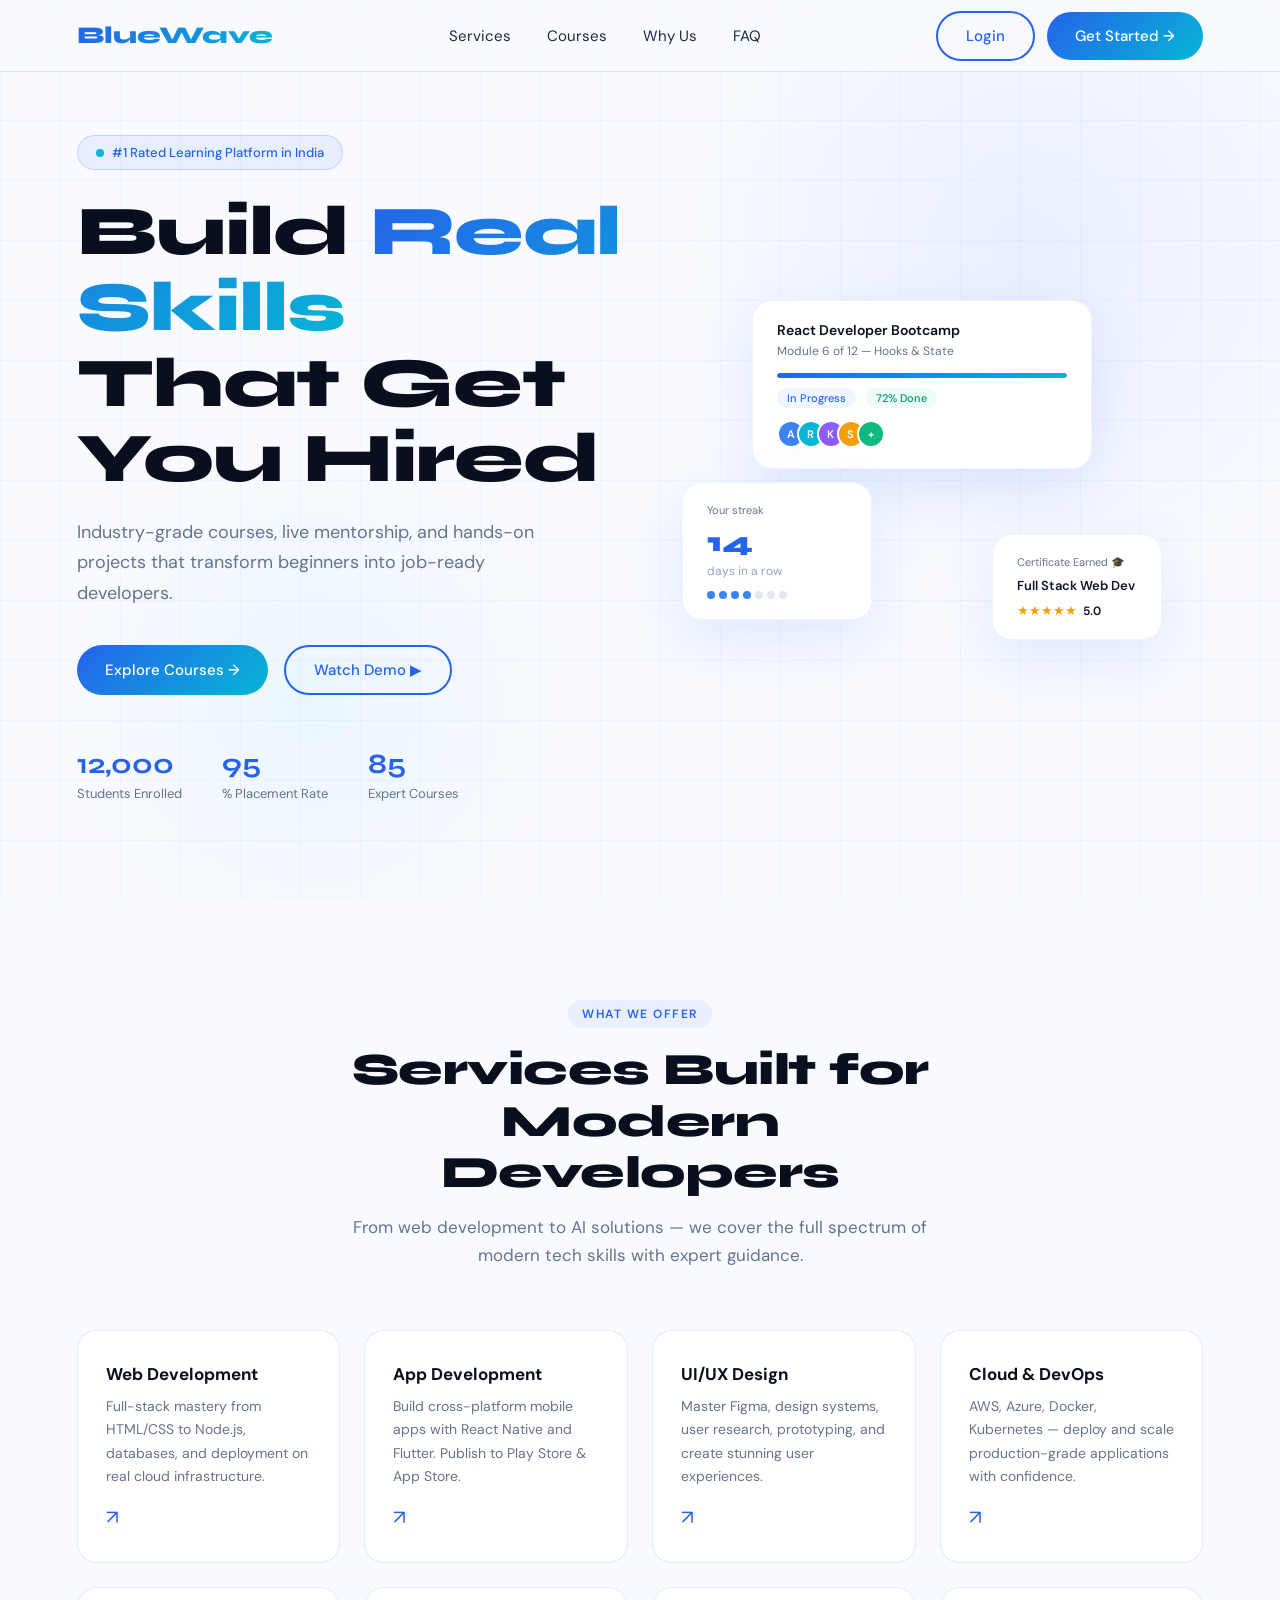
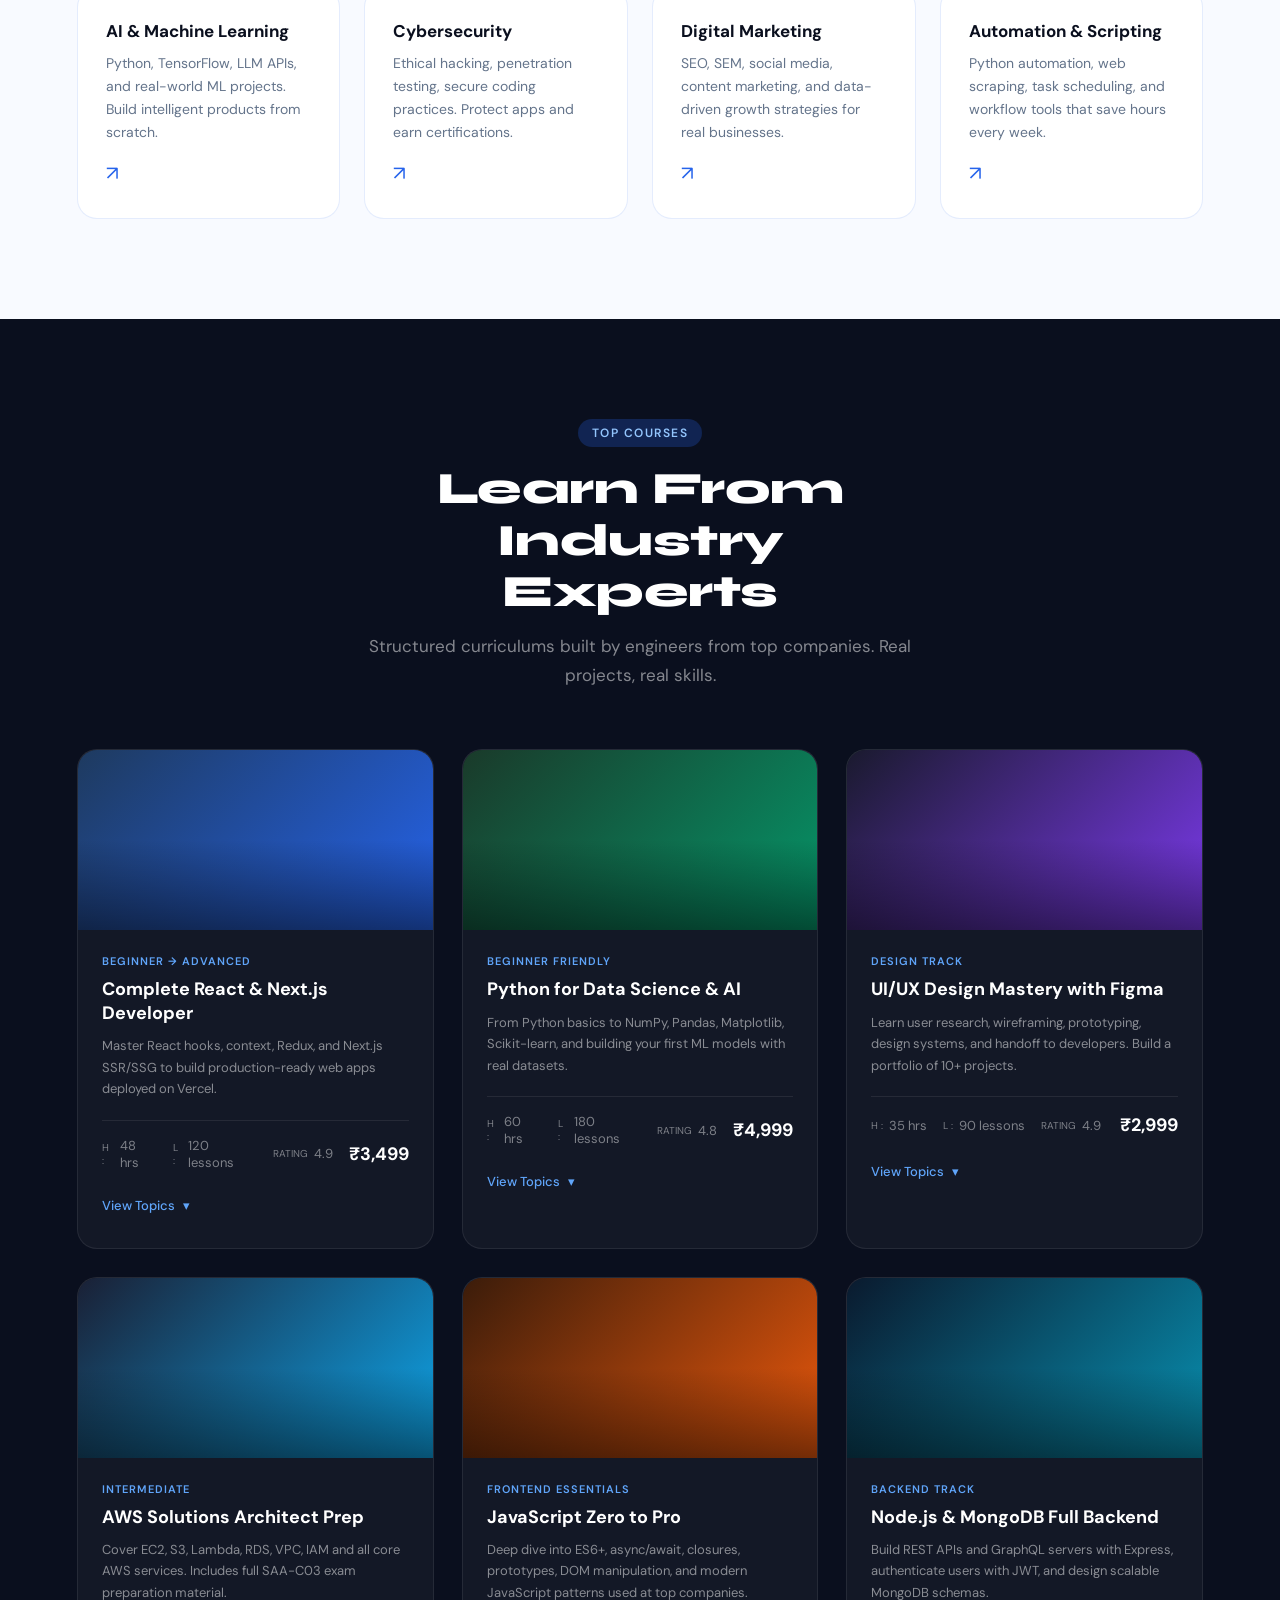
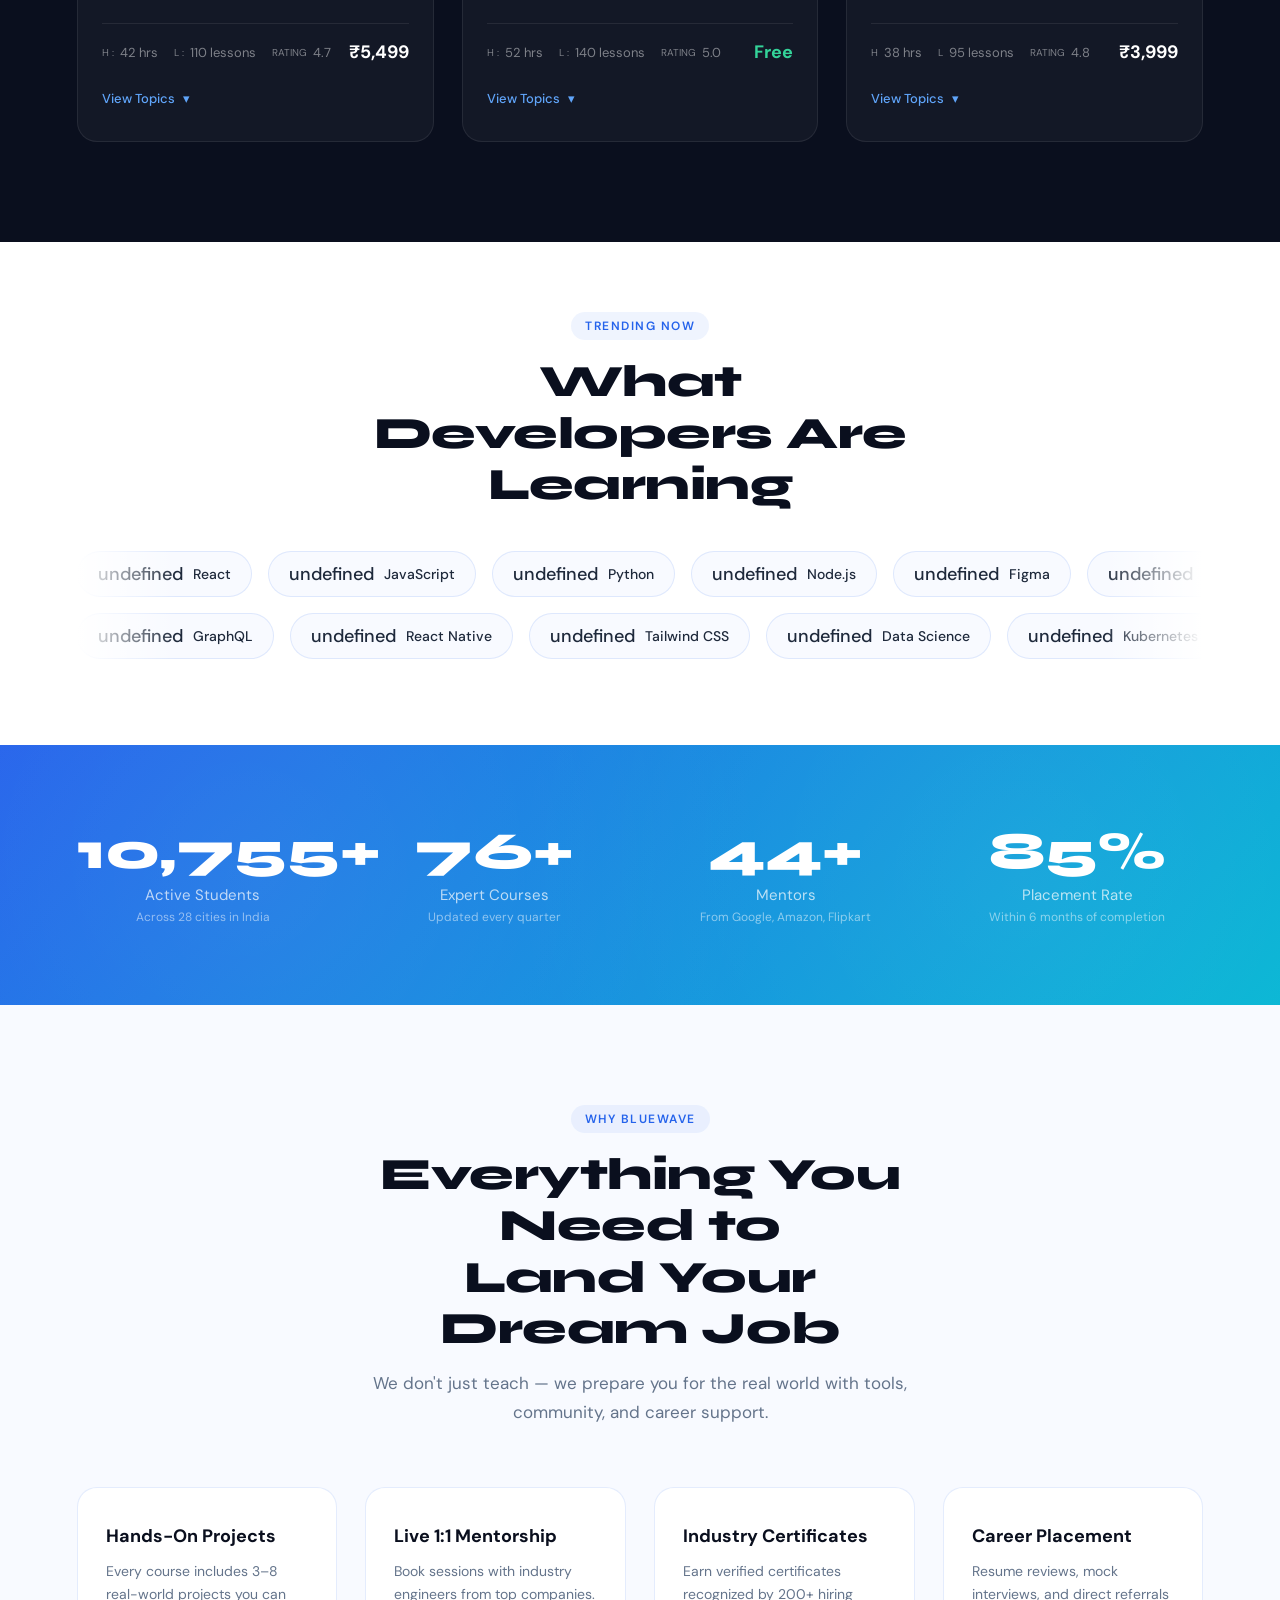
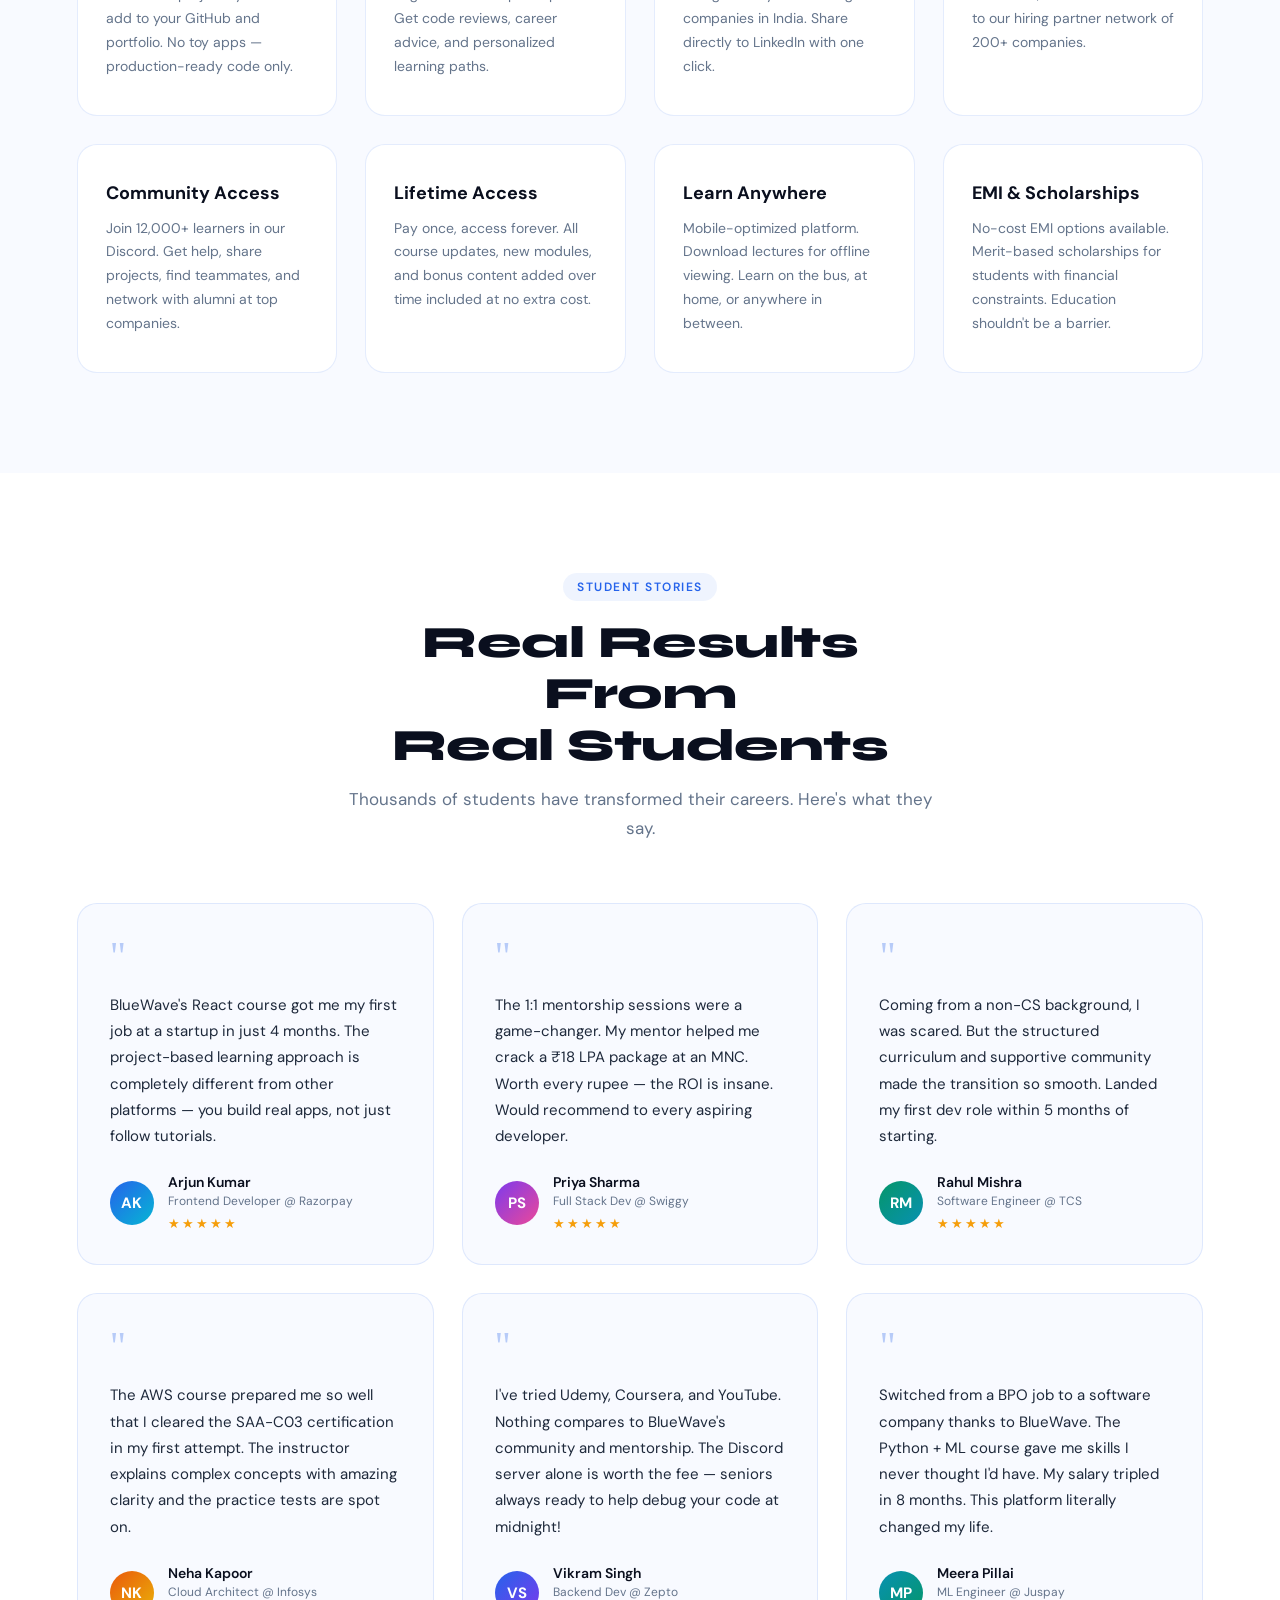
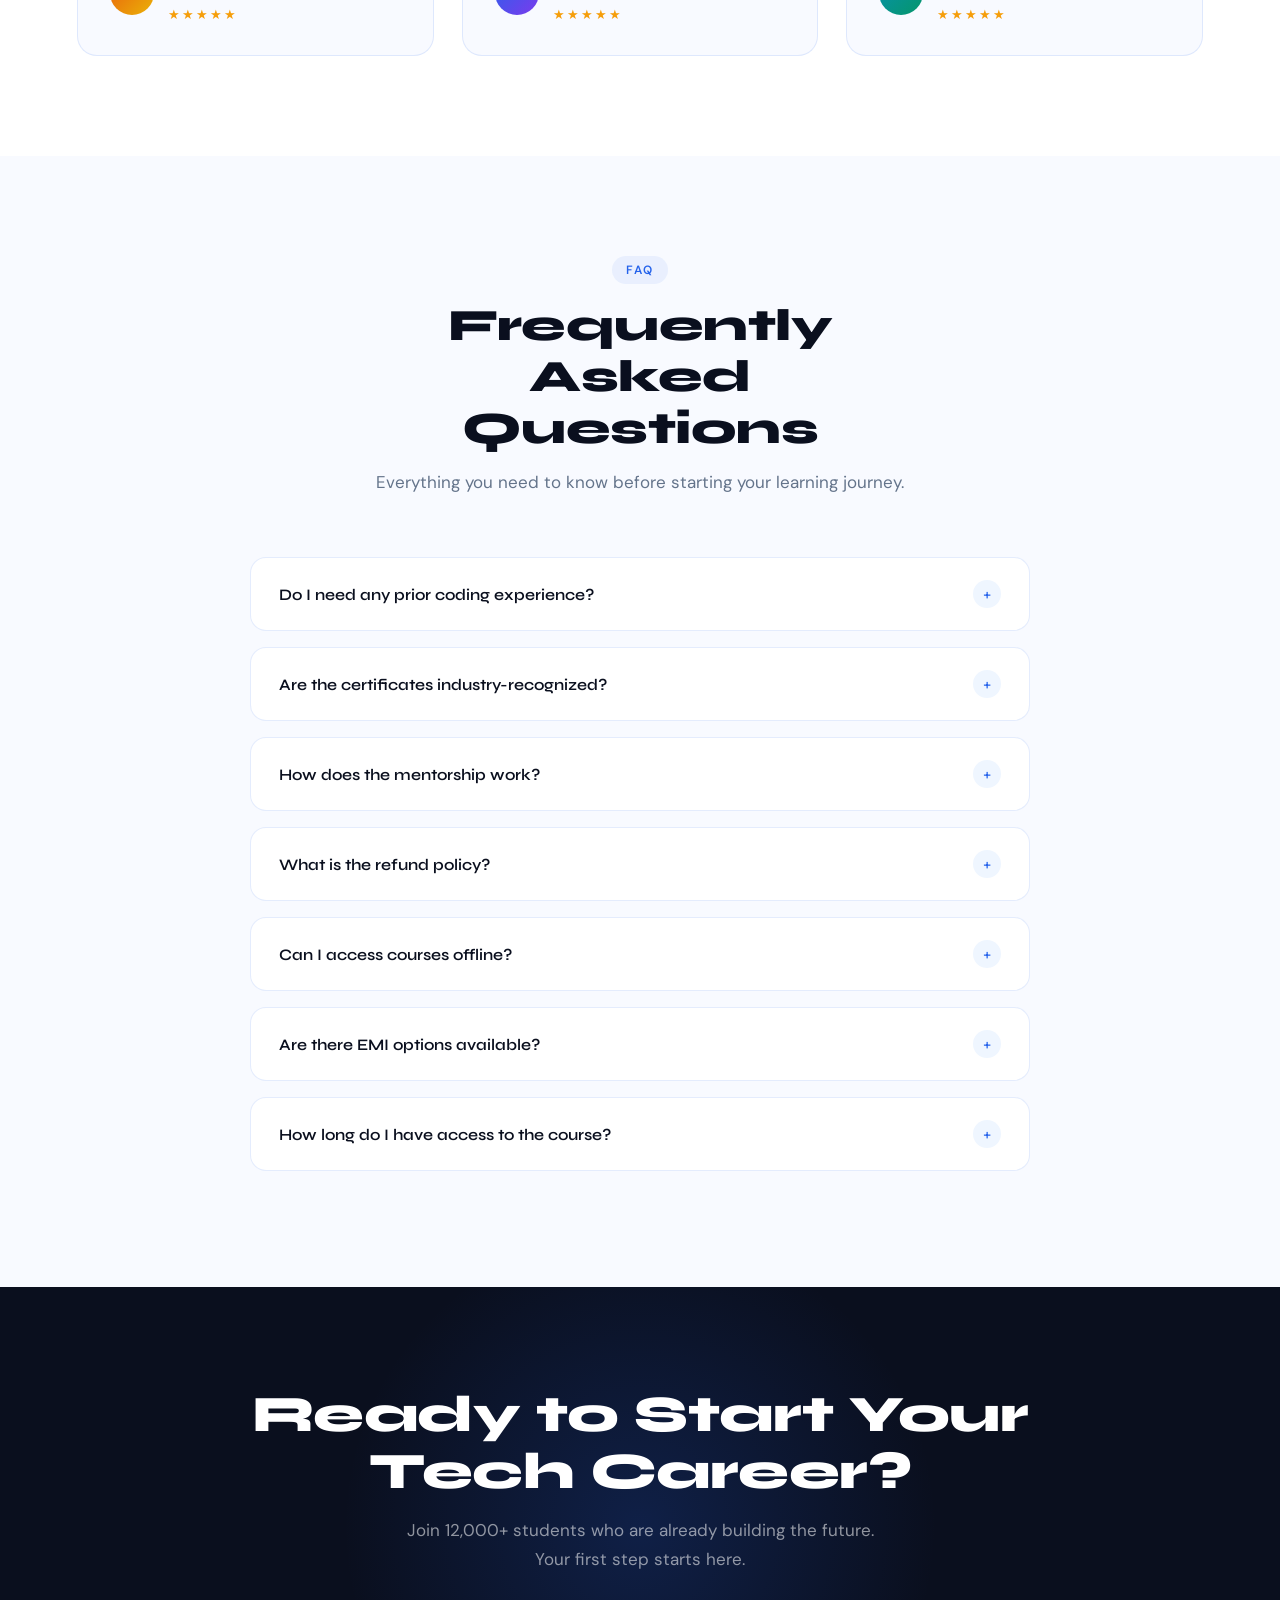
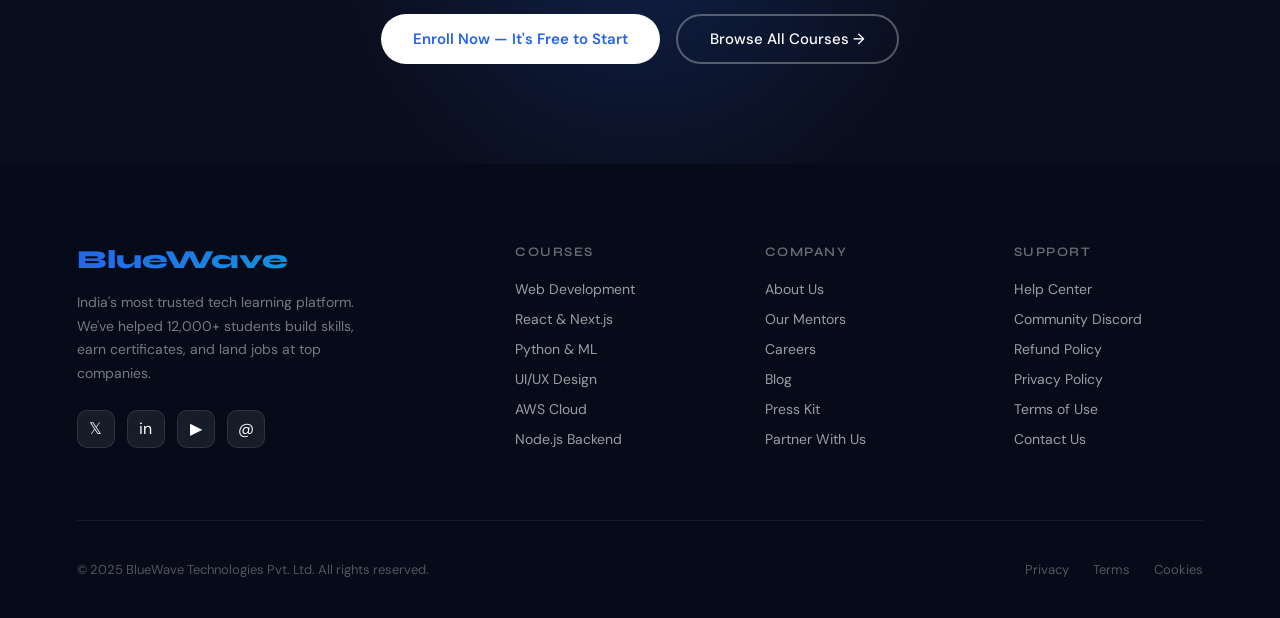
<file: index.html>
<!doctype html>
<html lang="en">
  <head>
    <meta charset="UTF-8" />
    <meta name="viewport" content="width=device-width, initial-scale=1.0" />
    <title>BlueWave — Learn. Build. Grow.</title>
    <link rel="preconnect" href="https://fonts.googleapis.com" />
    <link
      href="https://fonts.googleapis.com/css2?family=Syne:wght@400;600;700;800&family=DM+Sans:wght@300;400;500&display=swap"
      rel="stylesheet"
    />
    <link rel="stylesheet" href="style.css" />
  </head>

  <body>
    <nav id="navbar">
      <div class="logo">BlueWave</div>
      <ul class="nav-links">
        <li><a href="#services">Services</a></li>
        <li><a href="#courses">Courses</a></li>
        <li><a href="#features">Why Us</a></li>
        <li><a href="#faq">FAQ</a></li>
      </ul>
      <div class="nav-actions">
        <a href="#" class="btn-outline" id="loginBtn">Login</a>
        <a href="#" class="btn-primary">Get Started →</a>
      </div>
      <div class="hamburger" id="hamburger">
        <span></span><span></span><span></span>
      </div>
    </nav>

    <div class="mobile-menu" id="mobileMenu">
      <a href="#services">Services</a>
      <a href="#courses">Courses</a>
      <a href="#features">Why Us</a>
      <a href="#faq">FAQ</a>
      <a href="#" id="mobileLoginBtn">Login</a>
    </div>

    <section class="hero">
      <div class="hero-bg">
        <div class="hero-grid"></div>
      </div>
      <div class="hero-content">
        <div class="hero-badge">
          <span class="dot"></span> #1 Rated Learning Platform in India
        </div>
        <h1>
          Build <span class="highlight">Real Skills</span><br />That Get You
          Hired
        </h1>
        <p>
          Industry-grade courses, live mentorship, and hands-on projects that
          transform beginners into job-ready developers.
        </p>
        <div class="hero-cta">
          <a href="#courses" class="btn-primary">Explore Courses →</a>
          <a href="#" class="btn-outline">Watch Demo ▶</a>
        </div>
        <div class="hero-stats">
          <div class="hero-stat">
            <h3 class="counter" data-target="12000">0</h3>
            <p>Students Enrolled</p>
          </div>
          <div class="hero-stat">
            <h3 class="counter" data-target="95">0</h3>
            <p>% Placement Rate</p>
          </div>
          <div class="hero-stat">
            <h3 class="counter" data-target="85">0</h3>
            <p>Expert Courses</p>
          </div>
        </div>
      </div>
      <div class="hero-visual">
        <div class="hero-card-visual">
          <div class="floating-card main">
            <div class="card-course-title">React Developer Bootcamp</div>
            <div class="card-course-sub">Module 6 of 12 — Hooks & State</div>
            <div class="progress-bar">
              <div class="progress-fill"></div>
            </div>
            <div class="card-meta">
              <span class="pill blue">In Progress</span>
              <span class="pill green">72% Done</span>
            </div>
            <div class="avatars">
              <div class="av" style="background: #3b82f6">A</div>
              <div class="av" style="background: #06b6d4">R</div>
              <div class="av" style="background: #8b5cf6">K</div>
              <div class="av" style="background: #f59e0b">S</div>
              <div class="av" style="background: #10b981">+</div>
            </div>
          </div>
          <div class="floating-card sm1">
            <div style="font-size: 11px; color: #64748b; margin-bottom: 8px">
              Your streak 
            </div>
            <div
              style="
                font-size: 28px;
                font-weight: 800;
                color: #2563eb;
                font-family: Syne, sans-serif;
              "
            >
              14
            </div>
            <div style="font-size: 12px; color: #94a3b8; margin-top: 4px">
              days in a row
            </div>
            <div style="display: flex; gap: 4px; margin-top: 12px">
              <div
                style="
                  width: 8px;
                  height: 8px;
                  border-radius: 50%;
                  background: #3b82f6;
                "
              ></div>
              <div
                style="
                  width: 8px;
                  height: 8px;
                  border-radius: 50%;
                  background: #3b82f6;
                "
              ></div>
              <div
                style="
                  width: 8px;
                  height: 8px;
                  border-radius: 50%;
                  background: #3b82f6;
                "
              ></div>
              <div
                style="
                  width: 8px;
                  height: 8px;
                  border-radius: 50%;
                  background: #3b82f6;
                "
              ></div>
              <div
                style="
                  width: 8px;
                  height: 8px;
                  border-radius: 50%;
                  background: #e2e8f0;
                "
              ></div>
              <div
                style="
                  width: 8px;
                  height: 8px;
                  border-radius: 50%;
                  background: #e2e8f0;
                "
              ></div>
              <div
                style="
                  width: 8px;
                  height: 8px;
                  border-radius: 50%;
                  background: #e2e8f0;
                "
              ></div>
            </div>
          </div>
          <div class="floating-card sm2">
            <div style="font-size: 11px; color: #64748b; margin-bottom: 8px">
              Certificate Earned 🎓
            </div>
            <div style="font-size: 13px; font-weight: 600; color: #0f172a">
              Full Stack Web Dev
            </div>
            <div class="rating" style="margin-top: 8px">
              <span class="stars">★★★★★</span>
              <span class="rating-num" style="font-size: 12px">5.0</span>
            </div>
          </div>
        </div>
      </div>
    </section>

    <section id="services">
      <div class="section-header reveal">
        <span class="section-tag">What We Offer</span>
        <h2>Services Built for<br />Modern Developers</h2>
        <p>
          From web development to AI solutions — we cover the full spectrum of
          modern tech skills with expert guidance.
        </p>
      </div>
      <div class="services-grid">
        <div class="service-card reveal">
          <div class="svc-title">Web Development</div>
          <div class="svc-desc">
            Full-stack mastery from HTML/CSS to Node.js, databases, and
            deployment on real cloud infrastructure.
          </div>
          <span class="svc-arrow">↗</span>
        </div>
        <div class="service-card reveal">
          <div class="svc-title">App Development</div>
          <div class="svc-desc">
            Build cross-platform mobile apps with React Native and Flutter.
            Publish to Play Store & App Store.
          </div>
          <span class="svc-arrow">↗</span>
        </div>
        <div class="service-card reveal">
          <div class="svc-title">UI/UX Design</div>
          <div class="svc-desc">
            Master Figma, design systems, user research, prototyping, and create
            stunning user experiences.
          </div>
          <span class="svc-arrow">↗</span>
        </div>
        <div class="service-card reveal">
          <div class="svc-title">Cloud & DevOps</div>
          <div class="svc-desc">
            AWS, Azure, Docker, Kubernetes — deploy and scale production-grade
            applications with confidence.
          </div>
          <span class="svc-arrow">↗</span>
        </div>
        <div class="service-card reveal">
          <div class="svc-title">AI & Machine Learning</div>
          <div class="svc-desc">
            Python, TensorFlow, LLM APIs, and real-world ML projects. Build
            intelligent products from scratch.
          </div>
          <span class="svc-arrow">↗</span>
        </div>
        <div class="service-card reveal">
          <div class="svc-title">Cybersecurity</div>
          <div class="svc-desc">
            Ethical hacking, penetration testing, secure coding practices.
            Protect apps and earn certifications.
          </div>
          <span class="svc-arrow">↗</span>
        </div>
        <div class="service-card reveal">
          <div class="svc-title">Digital Marketing</div>
          <div class="svc-desc">
            SEO, SEM, social media, content marketing, and data-driven growth
            strategies for real businesses.
          </div>
          <span class="svc-arrow">↗</span>
        </div>
        <div class="service-card reveal">
          <div class="svc-title">Automation & Scripting</div>
          <div class="svc-desc">
            Python automation, web scraping, task scheduling, and workflow tools
            that save hours every week.
          </div>
          <span class="svc-arrow">↗</span>
        </div>
      </div>
    </section>

    <section class="courses-section" id="courses">
      <div class="section-header reveal">
        <span class="section-tag">Top Courses</span>
        <h2>Learn From Industry<br />Experts</h2>
        <p style="color: rgba(255, 255, 255, 0.5)">
          Structured curriculums built by engineers from top companies. Real
          projects, real skills.
        </p>
      </div>
      <div class="courses-grid">
        <div class="course-card reveal">
          <div
            class="course-thumb"
            style="background: linear-gradient(135deg, #1e3a5f, #2563eb)"
          >
            
          </div>
          <div class="course-body">
            <div class="course-level">Beginner → Advanced</div>
            <div class="course-name">Complete React & Next.js Developer</div>
            <div class="course-desc">
              Master React hooks, context, Redux, and Next.js SSR/SSG to build
              production-ready web apps deployed on Vercel.
            </div>
            <div class="course-meta">
              <div class="course-meta-item">
                <span style="font-size: 10px;">H : </span><span>48 hrs</span>
              </div>
              <div class="course-meta-item">
                <span style="font-size: 10px;">L : </span><span>120 lessons</span>
              </div>
              <div class="course-meta-item">
                <span style="font-size: 10px;">RATING</span><span>4.9</span>
              </div>
              <div class="course-price">₹3,499</div>
            </div>
            <button class="expand-btn" onclick="toggleCourse(this)">
              View Topics <span>▾</span>
            </button>
            <div class="course-extra">
              <ul class="topic-list">
                <li>JSX & Components</li>
                <li>useState & useEffect</li>
                <li>React Router</li>
                <li>Redux Toolkit</li>
                <li>Next.js App Router</li>
                <li>API Routes</li>
                <li>Deployment</li>
              </ul>
            </div>
          </div>
        </div>
        <div class="course-card reveal">
          <div
            class="course-thumb"
            style="background: linear-gradient(135deg, #1a3a2a, #059669)"
          >
            
          </div>
          <div class="course-body">
            <div class="course-level">Beginner Friendly</div>
            <div class="course-name">Python for Data Science & AI</div>
            <div class="course-desc">
              From Python basics to NumPy, Pandas, Matplotlib, Scikit-learn, and
              building your first ML models with real datasets.
            </div>
            <div class="course-meta">
              <div class="course-meta-item">
                <span style="font-size: 10px;">H : </span><span>60 hrs</span>
              </div>
              <div class="course-meta-item">
                <span style="font-size: 10px;">L : </span><span>180 lessons</span>
              </div>
              <div class="course-meta-item">
                <span style="font-size: 10px;">RATING</span><span>4.8</span>
              </div>
              <div class="course-price">₹4,999</div>
            </div>
            <button class="expand-btn" onclick="toggleCourse(this)">
              View Topics <span>▾</span>
            </button>
            <div class="course-extra">
              <ul class="topic-list">
                <li>Python Basics</li>
                <li>OOP</li>
                <li>Pandas</li>
                <li>Matplotlib</li>
                <li>Scikit-learn</li>
                <li>Neural Nets</li>
                <li>Projects</li>
              </ul>
            </div>
          </div>
        </div>
        <div class="course-card reveal">
          <div
            class="course-thumb"
            style="background: linear-gradient(135deg, #1a1a2e, #7c3aed)"
          >
            
          </div>
          <div class="course-body">
            <div class="course-level">Design Track</div>
            <div class="course-name">UI/UX Design Mastery with Figma</div>
            <div class="course-desc">
              Learn user research, wireframing, prototyping, design systems, and
              handoff to developers. Build a portfolio of 10+ projects.
            </div>
            <div class="course-meta">
              <div class="course-meta-item">
                <span style="font-size: 10px;">H : </span><span>35 hrs</span>
              </div>
              <div class="course-meta-item">
                <span style="font-size: 10px;">L : </span><span>90 lessons</span>
              </div>
              <div class="course-meta-item">
                <span style="font-size: 10px;">RATING</span><span>4.9</span>
              </div>
              <div class="course-price">₹2,999</div>
            </div>
            <button class="expand-btn" onclick="toggleCourse(this)">
              View Topics <span>▾</span>
            </button>
            <div class="course-extra">
              <ul class="topic-list">
                <li>Figma Basics</li>
                <li>Auto Layout</li>
                <li>Components</li>
                <li>Prototyping</li>
                <li>Design Systems</li>
                <li>Case Studies</li>
              </ul>
            </div>
          </div>
        </div>
        <div class="course-card reveal">
          <div
            class="course-thumb"
            style="background: linear-gradient(135deg, #1a2035, #0ea5e9)"
          >
            
          </div>
          <div class="course-body">
            <div class="course-level">Intermediate</div>
            <div class="course-name">AWS Solutions Architect Prep</div>
            <div class="course-desc">
              Cover EC2, S3, Lambda, RDS, VPC, IAM and all core AWS services.
              Includes full SAA-C03 exam preparation material.
            </div>
            <div class="course-meta">
              <div class="course-meta-item">
                <span style="font-size: 10px;">H : </span><span>42 hrs</span>
              </div>
              <div class="course-meta-item">
                <span style="font-size: 10px;">L : </span><span>110 lessons</span>
              </div>
              <div class="course-meta-item">
                <span style="font-size: 10px;">RATING</span><span>4.7</span>
              </div>
              <div class="course-price">₹5,499</div>
            </div>
            <button class="expand-btn" onclick="toggleCourse(this)">
              View Topics <span>▾</span>
            </button>
            <div class="course-extra">
              <ul class="topic-list">
                <li>EC2 & VPC</li>
                <li>S3 & CloudFront</li>
                <li>Lambda</li>
                <li>RDS & DynamoDB</li>
                <li>IAM Security</li>
                <li>Exam Practice</li>
              </ul>
            </div>
          </div>
        </div>
        <div class="course-card reveal">
          <div
            class="course-thumb"
            style="background: linear-gradient(135deg, #3b1c0a, #ea580c)"
          >
          
          </div>
          <div class="course-body">
            <div class="course-level">Frontend Essentials</div>
            <div class="course-name">JavaScript Zero to Pro</div>
            <div class="course-desc">
              Deep dive into ES6+, async/await, closures, prototypes, DOM
              manipulation, and modern JavaScript patterns used at top
              companies.
            </div>
            <div class="course-meta">
              <div class="course-meta-item">
                <span style="font-size: 10px;">H : </span><span>52 hrs</span>
              </div>
              <div class="course-meta-item">
                <span style="font-size: 10px;">L : </span><span>140 lessons</span>
              </div>
              <div class="course-meta-item">
                <span style="font-size: 10px;">RATING</span><span>5.0</span>
              </div>
              <div class="course-price free">Free</div>
            </div>
            <button class="expand-btn" onclick="toggleCourse(this)">
              View Topics <span>▾</span>
            </button>
            <div class="course-extra">
              <ul class="topic-list">
                <li>ES6+ Syntax</li>
                <li>Promises</li>
                <li>Async/Await</li>
                <li>Closures</li>
                <li>Prototypes</li>
                <li>DOM API</li>
                <li>Events</li>
              </ul>
            </div>
          </div>
        </div>
        <div class="course-card reveal">
          <div
            class="course-thumb"
            style="background: linear-gradient(135deg, #0a1a2e, #0891b2)"
          >
            
          </div>
          <div class="course-body">
            <div class="course-level">Backend Track</div>
            <div class="course-name">Node.js & MongoDB Full Backend</div>
            <div class="course-desc">
              Build REST APIs and GraphQL servers with Express, authenticate
              users with JWT, and design scalable MongoDB schemas.
            </div>
            <div class="course-meta">
              <div class="course-meta-item">
                <span style="font-size: 10px;">H</span><span>38 hrs</span>
              </div>
              <div class="course-meta-item">
                <span style="font-size: 10px;">L</span><span>95 lessons</span>
              </div>
              <div class="course-meta-item">
                <span style="font-size: 10px;">RATING</span><span>4.8</span>
              </div>
              <div class="course-price">₹3,999</div>
            </div>
            <button class="expand-btn" onclick="toggleCourse(this)">
              View Topics <span>▾</span>
            </button>
            <div class="course-extra">
              <ul class="topic-list">
                <li>Express.js</li>
                <li>REST APIs</li>
                <li>MongoDB</li>
                <li>Mongoose</li>
                <li>JWT Auth</li>
                <li>GraphQL</li>
                <li>Testing</li>
              </ul>
            </div>
          </div>
        </div>
      </div>
    </section>

    <section class="trending-section">
      <div class="section-header reveal">
        <span class="section-tag">Trending Now</span>
        <h2>What Developers Are Learning</h2>
      </div>
      <div class="marquee-outer">
        <div class="marquee-fade-left"></div>
        <div class="marquee-fade-right"></div>
        <div class="marquee-row">
          <div class="marquee-track row1" id="row1"></div>
        </div>
        <div class="marquee-row" style="margin-top: 0">
          <div class="marquee-track row2" id="row2"></div>
        </div>
      </div>
    </section>

    <section class="stats-section">
      <div class="stats-grid">
        <div class="stat-item reveal">
          <div class="stat-num">
            <span class="counter" data-target="12000">0</span>+
          </div>
          <div class="stat-label">Active Students</div>
          <div class="stat-sub">Across 28 cities in India</div>
        </div>
        <div class="stat-item reveal">
          <div class="stat-num">
            <span class="counter" data-target="85">0</span>+
          </div>
          <div class="stat-label">Expert Courses</div>
          <div class="stat-sub">Updated every quarter</div>
        </div>
        <div class="stat-item reveal">
          <div class="stat-num">
            <span class="counter" data-target="50">0</span>+
          </div>
          <div class="stat-label">Mentors</div>
          <div class="stat-sub">From Google, Amazon, Flipkart</div>
        </div>
        <div class="stat-item reveal">
          <div class="stat-num">
            <span class="counter" data-target="95">0</span>%
          </div>
          <div class="stat-label">Placement Rate</div>
          <div class="stat-sub">Within 6 months of completion</div>
        </div>
      </div>
    </section>

    <section class="features-section" id="features">
      <div class="section-header reveal">
        <span class="section-tag">Why BlueWave</span>
        <h2>Everything You Need to<br />Land Your Dream Job</h2>
        <p>
          We don't just teach — we prepare you for the real world with tools,
          community, and career support.
        </p>
      </div>
      <div class="features-grid">
        <div class="feature-card reveal">
          <div class="feat-title">Hands-On Projects</div>
          <div class="feat-desc">
            Every course includes 3–8 real-world projects you can add to your
            GitHub and portfolio. No toy apps — production-ready code only.
          </div>
        </div>
        <div class="feature-card reveal">
          <div class="feat-title">Live 1:1 Mentorship</div>
          <div class="feat-desc">
            Book sessions with industry engineers from top companies. Get code
            reviews, career advice, and personalized learning paths.
          </div>
        </div>
        <div class="feature-card reveal">
          <div class="feat-title">Industry Certificates</div>
          <div class="feat-desc">
            Earn verified certificates recognized by 200+ hiring companies in
            India. Share directly to LinkedIn with one click.
          </div>
        </div>
        <div class="feature-card reveal">
          <div class="feat-title">Career Placement</div>
          <div class="feat-desc">
            Resume reviews, mock interviews, and direct referrals to our hiring
            partner network of 200+ companies.
          </div>
        </div>
        <div class="feature-card reveal">
          <div class="feat-title">Community Access</div>
          <div class="feat-desc">
            Join 12,000+ learners in our Discord. Get help, share projects, find
            teammates, and network with alumni at top companies.
          </div>
        </div>
        <div class="feature-card reveal">
          <div class="feat-title">Lifetime Access</div>
          <div class="feat-desc">
            Pay once, access forever. All course updates, new modules, and bonus
            content added over time included at no extra cost.
          </div>
        </div>
        <div class="feature-card reveal">
          <div class="feat-title">Learn Anywhere</div>
          <div class="feat-desc">
            Mobile-optimized platform. Download lectures for offline viewing.
            Learn on the bus, at home, or anywhere in between.
          </div>
        </div>
        <div class="feature-card reveal">
          <div class="feat-title">EMI & Scholarships</div>
          <div class="feat-desc">
            No-cost EMI options available. Merit-based scholarships for students
            with financial constraints. Education shouldn't be a barrier.
          </div>
        </div>
      </div>
    </section>

    <section class="testimonials-section">
      <div class="section-header reveal">
        <span class="section-tag">Student Stories</span>
        <h2>Real Results From<br />Real Students</h2>
        <p>
          Thousands of students have transformed their careers. Here's what they
          say.
        </p>
      </div>
      <div class="testi-grid">
        <div class="testi-card reveal">
          <div class="testi-quote">"</div>
          <div class="testi-text">
            BlueWave's React course got me my first job at a startup in just 4
            months. The project-based learning approach is completely different
            from other platforms — you build real apps, not just follow
            tutorials.
          </div>
          <div class="testi-author">
            <div
              class="testi-av"
              style="background: linear-gradient(135deg, #2563eb, #06b6d4)"
            >
              AK
            </div>
            <div>
              <div class="testi-name">Arjun Kumar</div>
              <div class="testi-role">Frontend Developer @ Razorpay</div>
              <div class="testi-stars">★★★★★</div>
            </div>
          </div>
        </div>
        <div class="testi-card reveal">
          <div class="testi-quote">"</div>
          <div class="testi-text">
            The 1:1 mentorship sessions were a game-changer. My mentor helped me
            crack a ₹18 LPA package at an MNC. Worth every rupee — the ROI is
            insane. Would recommend to every aspiring developer.
          </div>
          <div class="testi-author">
            <div
              class="testi-av"
              style="background: linear-gradient(135deg, #7c3aed, #ec4899)"
            >
              PS
            </div>
            <div>
              <div class="testi-name">Priya Sharma</div>
              <div class="testi-role">Full Stack Dev @ Swiggy</div>
              <div class="testi-stars">★★★★★</div>
            </div>
          </div>
        </div>
        <div class="testi-card reveal">
          <div class="testi-quote">"</div>
          <div class="testi-text">
            Coming from a non-CS background, I was scared. But the structured
            curriculum and supportive community made the transition so smooth.
            Landed my first dev role within 5 months of starting.
          </div>
          <div class="testi-author">
            <div
              class="testi-av"
              style="background: linear-gradient(135deg, #059669, #0891b2)"
            >
              RM
            </div>
            <div>
              <div class="testi-name">Rahul Mishra</div>
              <div class="testi-role">Software Engineer @ TCS</div>
              <div class="testi-stars">★★★★★</div>
            </div>
          </div>
        </div>
        <div class="testi-card reveal">
          <div class="testi-quote">"</div>
          <div class="testi-text">
            The AWS course prepared me so well that I cleared the SAA-C03
            certification in my first attempt. The instructor explains complex
            concepts with amazing clarity and the practice tests are spot on.
          </div>
          <div class="testi-author">
            <div
              class="testi-av"
              style="background: linear-gradient(135deg, #ea580c, #eab308)"
            >
              NK
            </div>
            <div>
              <div class="testi-name">Neha Kapoor</div>
              <div class="testi-role">Cloud Architect @ Infosys</div>
              <div class="testi-stars">★★★★★</div>
            </div>
          </div>
        </div>
        <div class="testi-card reveal">
          <div class="testi-quote">"</div>
          <div class="testi-text">
            I've tried Udemy, Coursera, and YouTube. Nothing compares to
            BlueWave's community and mentorship. The Discord server alone is
            worth the fee — seniors always ready to help debug your code at
            midnight!
          </div>
          <div class="testi-author">
            <div
              class="testi-av"
              style="background: linear-gradient(135deg, #2563eb, #7c3aed)"
            >
              VS
            </div>
            <div>
              <div class="testi-name">Vikram Singh</div>
              <div class="testi-role">Backend Dev @ Zepto</div>
              <div class="testi-stars">★★★★★</div>
            </div>
          </div>
        </div>
        <div class="testi-card reveal">
          <div class="testi-quote">"</div>
          <div class="testi-text">
            Switched from a BPO job to a software company thanks to BlueWave.
            The Python + ML course gave me skills I never thought I'd have. My
            salary tripled in 8 months. This platform literally changed my life.
          </div>
          <div class="testi-author">
            <div
              class="testi-av"
              style="background: linear-gradient(135deg, #0891b2, #059669)"
            >
              MP
            </div>
            <div>
              <div class="testi-name">Meera Pillai</div>
              <div class="testi-role">ML Engineer @ Juspay</div>
              <div class="testi-stars">★★★★★</div>
            </div>
          </div>
        </div>
      </div>
    </section>

    <section class="faq-section" id="faq">
      <div class="section-header reveal">
        <span class="section-tag">FAQ</span>
        <h2>Frequently Asked<br />Questions</h2>
        <p>
          Everything you need to know before starting your learning journey.
        </p>
      </div>
      <div class="faq-container">
        <div class="faq-item reveal">
          <div class="faq-question" onclick="toggleFaq(this)">
            Do I need any prior coding experience?<span class="faq-icon"
              >+</span
            >
          </div>
          <div class="faq-answer">
            Absolutely not! Our courses are designed for complete beginners as
            well as experienced developers looking to level up. We start from
            absolute basics and gradually move to advanced concepts at a
            comfortable pace. The only requirement is a computer and willingness
            to learn.
          </div>
        </div>
        <div class="faq-item reveal">
          <div class="faq-question" onclick="toggleFaq(this)">
            Are the certificates industry-recognized?<span class="faq-icon"
              >+</span
            >
          </div>
          <div class="faq-answer">
            Yes! Our certificates are recognized by 200+ hiring partners
            including startups and MNCs across India. Each certificate includes
            a unique verification link you can share on LinkedIn, your resume,
            or with employers. Several of our hiring partners actively look for
            BlueWave-certified candidates.
          </div>
        </div>
        <div class="faq-item reveal">
          <div class="faq-question" onclick="toggleFaq(this)">
            How does the mentorship work?<span class="faq-icon">+</span>
          </div>
          <div class="faq-answer">
            Premium plan students can book 1:1 video sessions with industry
            mentors from top companies. Sessions are typically 45–60 minutes and
            can be used for code reviews, project feedback, career guidance, or
            interview preparation. You can book up to 4 sessions per month
            depending on your plan.
          </div>
        </div>
        <div class="faq-item reveal">
          <div class="faq-question" onclick="toggleFaq(this)">
            What is the refund policy?<span class="faq-icon">+</span>
          </div>
          <div class="faq-answer">
            We offer a full 7-day money-back guarantee with no questions asked.
            If you complete more than 30% of the course within 7 days and still
            feel it isn't right for you, contact our support team and we'll
            process your refund within 48 hours.
          </div>
        </div>
        <div class="faq-item reveal">
          <div class="faq-question" onclick="toggleFaq(this)">
            Can I access courses offline?<span class="faq-icon">+</span>
          </div>
          <div class="faq-answer">
            Yes, our mobile app (available on Android and iOS) allows you to
            download video lectures for offline viewing. Downloaded content
            stays available for 30 days without an internet connection, perfect
            for commuting or areas with poor connectivity.
          </div>
        </div>
        <div class="faq-item reveal">
          <div class="faq-question" onclick="toggleFaq(this)">
            Are there EMI options available?<span class="faq-icon">+</span>
          </div>
          <div class="faq-answer">
            Yes! We offer no-cost EMI options through major banks and payment
            providers like Razorpay and Paytm. You can split your payment into
            3, 6, or 12 months with zero interest. We also offer scholarships
            for meritorious students — apply through our scholarship form on the
            website.
          </div>
        </div>
        <div class="faq-item reveal">
          <div class="faq-question" onclick="toggleFaq(this)">
            How long do I have access to the course?<span class="faq-icon"
              >+</span
            >
          </div>
          <div class="faq-answer">
            Lifetime access! Once you enroll, you own the course forever —
            including all future updates, new modules, bonus content, and
            resources we add over time. Many of our students revisit courses
            months later when applying for senior roles or brushing up on
            skills.
          </div>
        </div>
      </div>
    </section>

    <section class="cta-section">
      <h2>Ready to Start Your<br />Tech Career?</h2>
      <p>
        Join 12,000+ students who are already building the future. Your first
        step starts here.
      </p>
      <div class="cta-btns">
        <button class="btn-white"> Enroll Now — It's Free to Start</button>
        <button class="btn-ghost">Browse All Courses →</button>
      </div>
    </section>

    <footer>
      <div class="footer-top">
        <div class="footer-brand">
          <div class="logo">BlueWave</div>
          <p>
            India's most trusted tech learning platform. We've helped 12,000+
            students build skills, earn certificates, and land jobs at top
            companies.
          </p>
          <div class="footer-socials">
            <div class="social-btn">𝕏</div>
            <div class="social-btn">in</div>
            <div class="social-btn">▶</div>
            <div class="social-btn">@</div>
          </div>
        </div>
        <div class="footer-col">
          <h5>Courses</h5>
          <a href="#">Web Development</a>
          <a href="#">React & Next.js</a>
          <a href="#">Python & ML</a>
          <a href="#">UI/UX Design</a>
          <a href="#">AWS Cloud</a>
          <a href="#">Node.js Backend</a>
        </div>
        <div class="footer-col">
          <h5>Company</h5>
          <a href="#">About Us</a>
          <a href="#">Our Mentors</a>
          <a href="#">Careers</a>
          <a href="#">Blog</a>
          <a href="#">Press Kit</a>
          <a href="#">Partner With Us</a>
        </div>
        <div class="footer-col">
          <h5>Support</h5>
          <a href="#">Help Center</a>
          <a href="#">Community Discord</a>
          <a href="#">Refund Policy</a>
          <a href="#">Privacy Policy</a>
          <a href="#">Terms of Use</a>
          <a href="#">Contact Us</a>
        </div>
      </div>
      <div class="footer-bottom">
        <p>© 2025 BlueWave Technologies Pvt. Ltd. All rights reserved.</p>
        <div class="footer-links">
          <a href="#">Privacy</a>
          <a href="#">Terms</a>
          <a href="#">Cookies</a>
        </div>
      </div>
    </footer>

    <div class="modal-overlay" id="loginModal">
      <div class="modal-box">
        <div class="modal-close" id="modalClose">×</div>
        <div class="modal-logo">BlueWave</div>
        <h3>Welcome Back</h3>
        <p class="modal-sub">Sign in to continue your learning journey</p>
        <div class="social-logins">
          <button class="social-login-btn"> Google</button>
          <button class="social-login-btn"> GitHub</button>
        </div>
        <div class="form-divider">or continue with email</div>
        <div class="form-group">
          <label>Email Address</label>
          <input type="email" placeholder="you@example.com" />
        </div>
        <div class="form-group">
          <label>Password</label>
          <input type="password" placeholder="Enter your password" />
        </div>
        <button
          class="btn-primary"
          style="
            width: 100%;
            justify-content: center;
            margin-top: 8px;
            border-radius: 12px;
          "
        >
          Sign In →
        </button>
        <p class="modal-footer">
          Don't have an account? <a>Create one free</a>
        </p>
      </div>
    </div>

    <button class="scroll-top" id="scrollTop">↑</button>
  </body>
  <script src="script.js"></script>
</html>
</file>
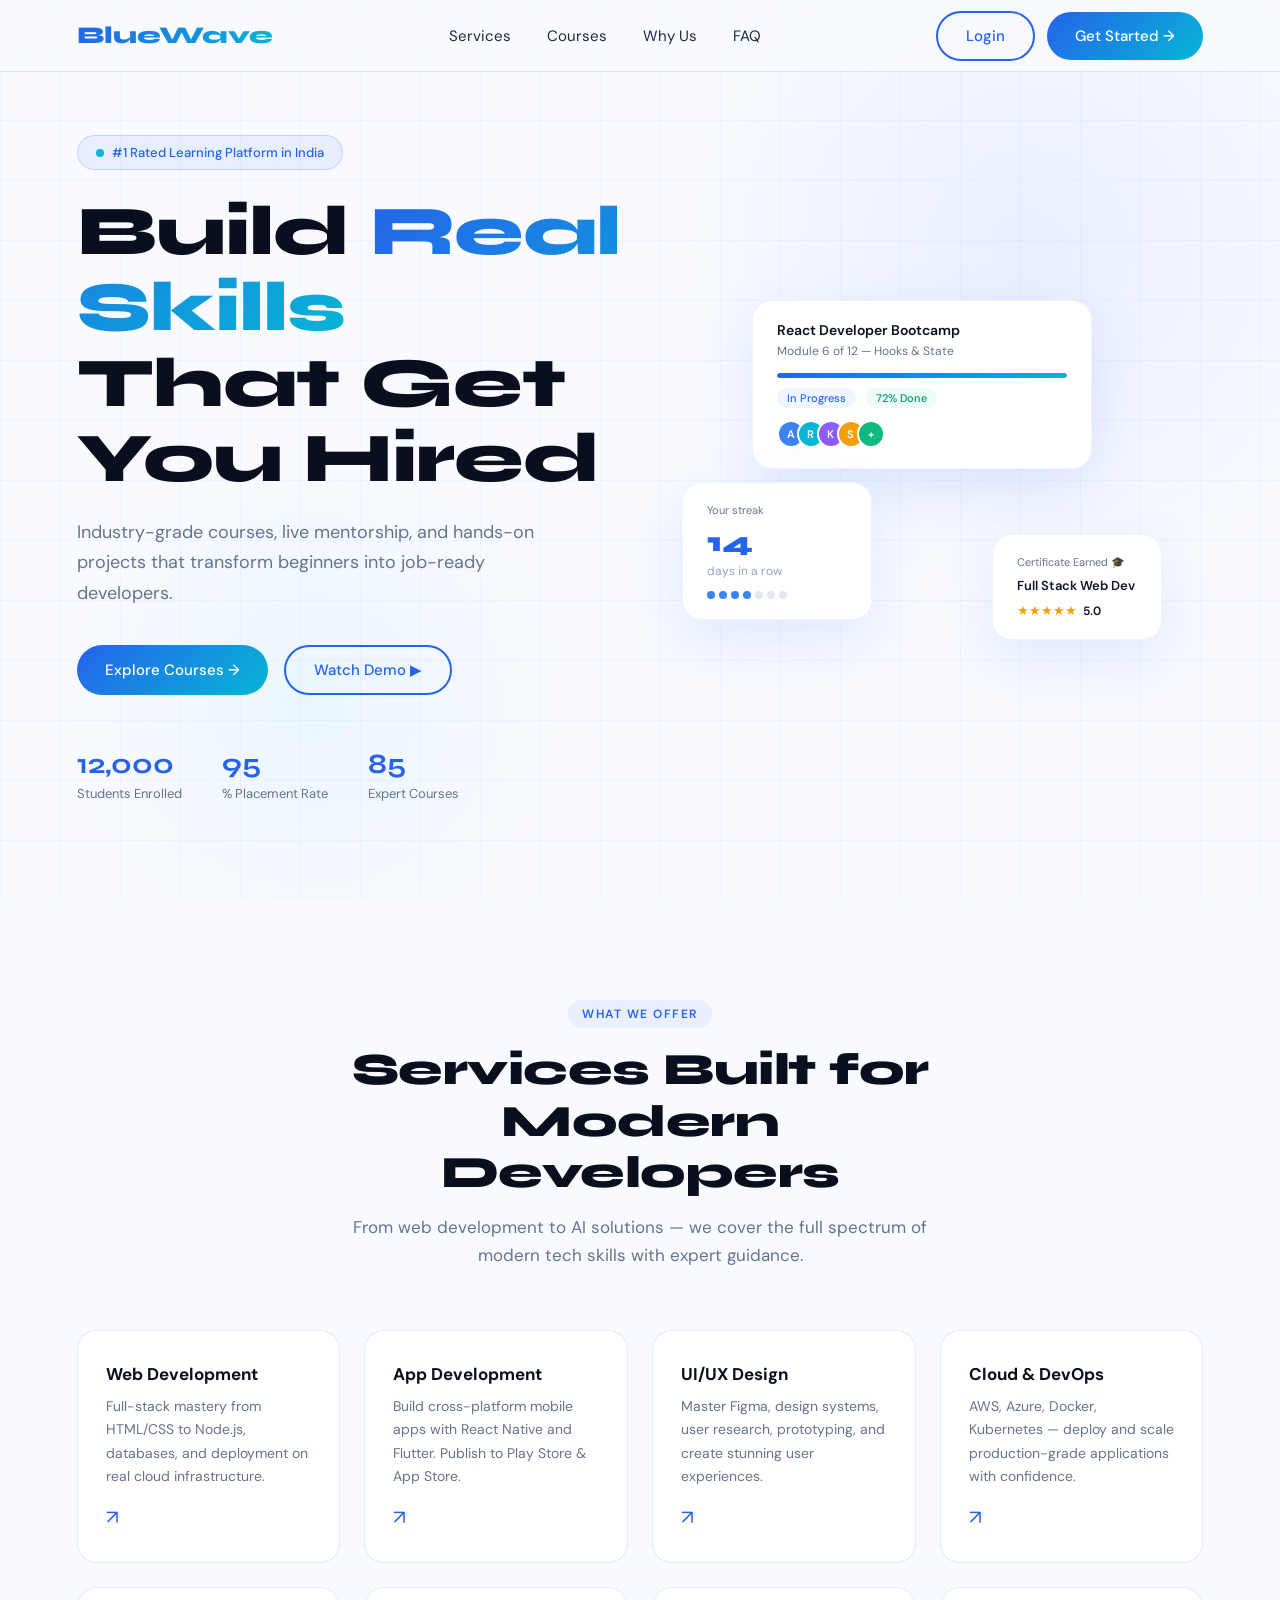
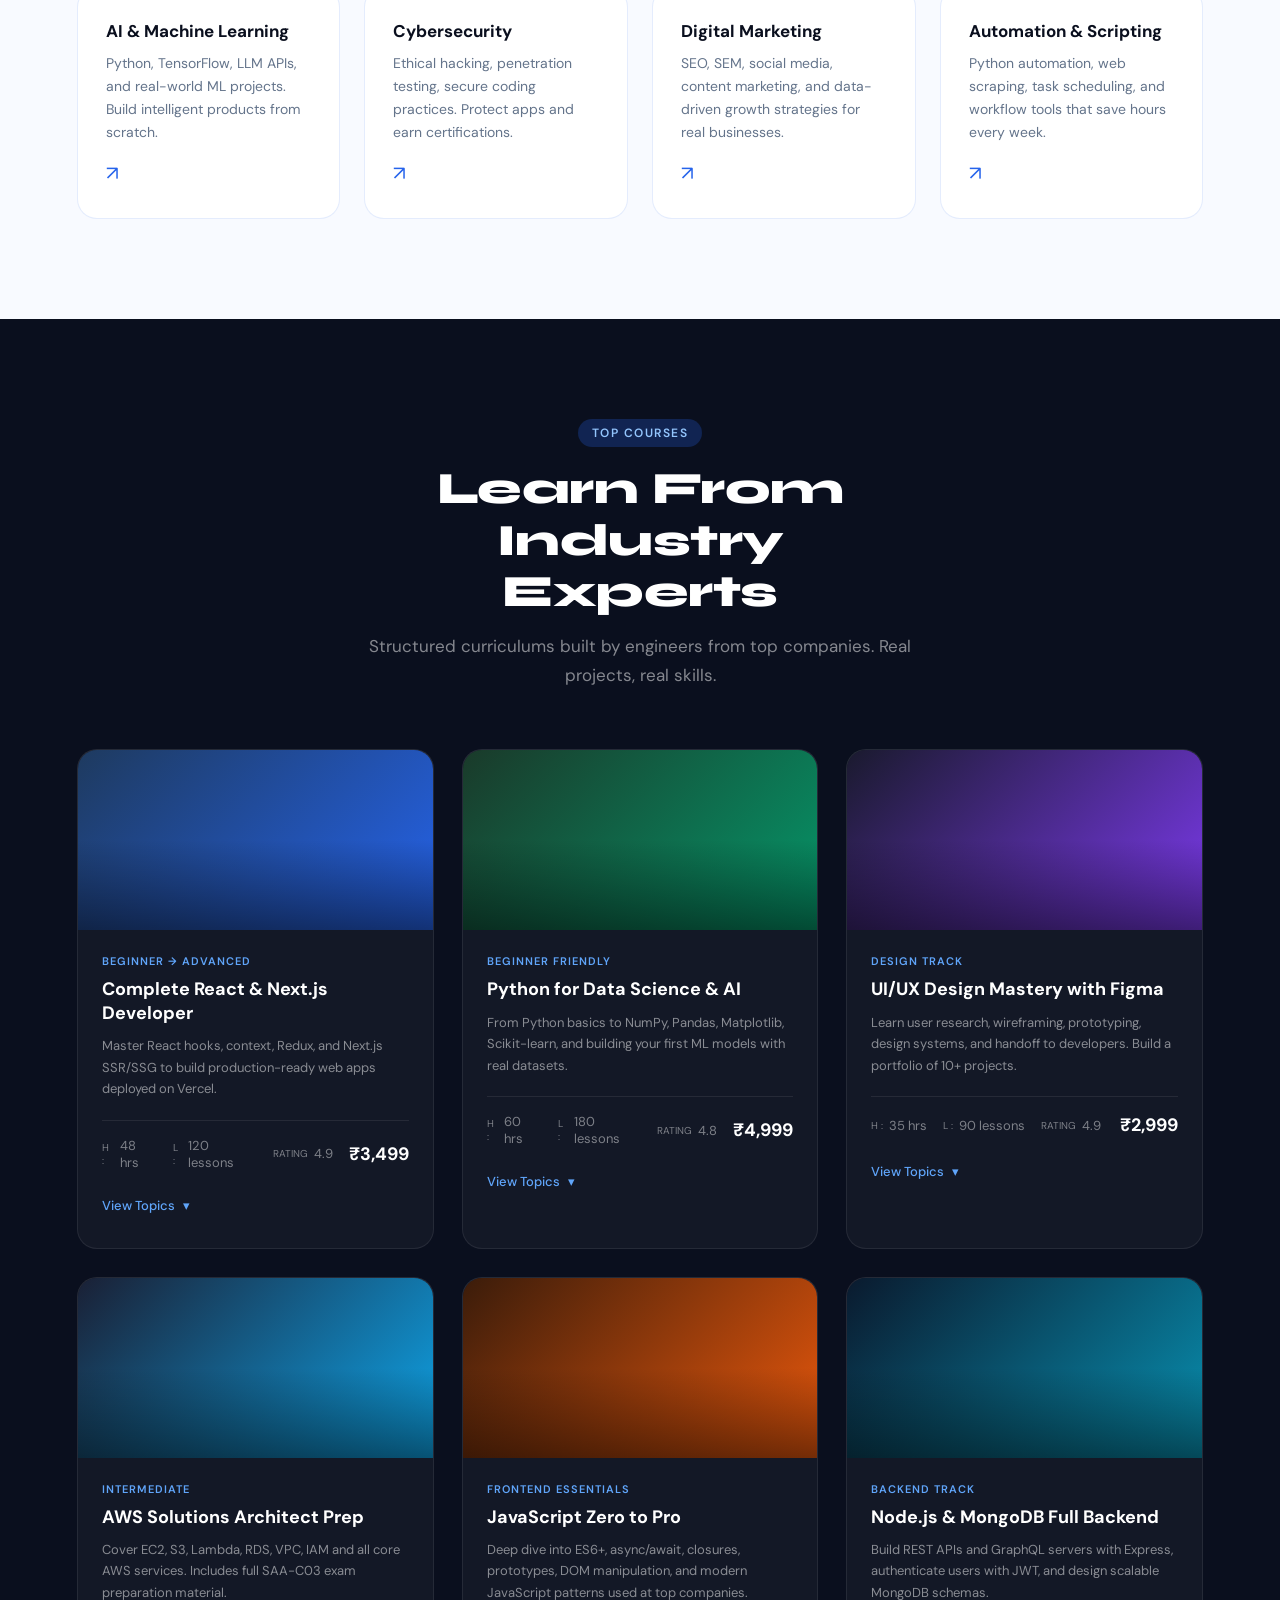
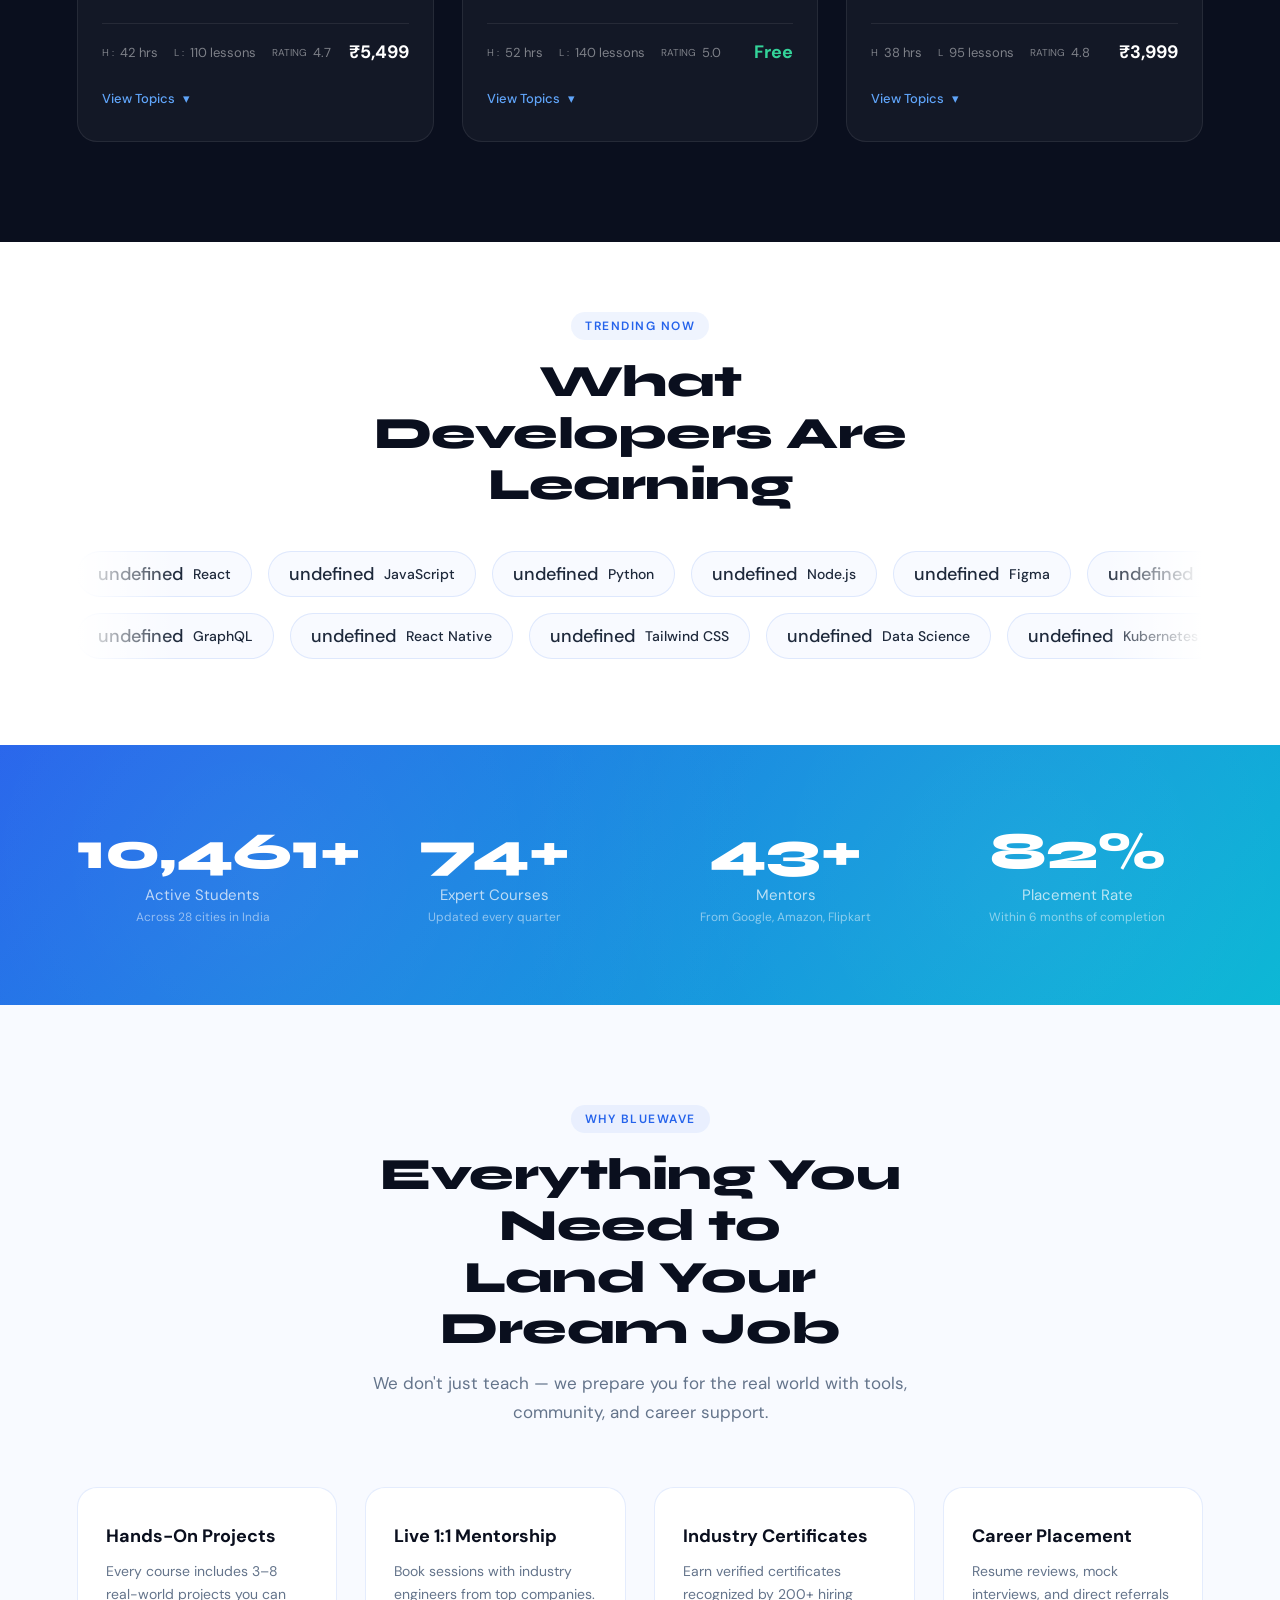
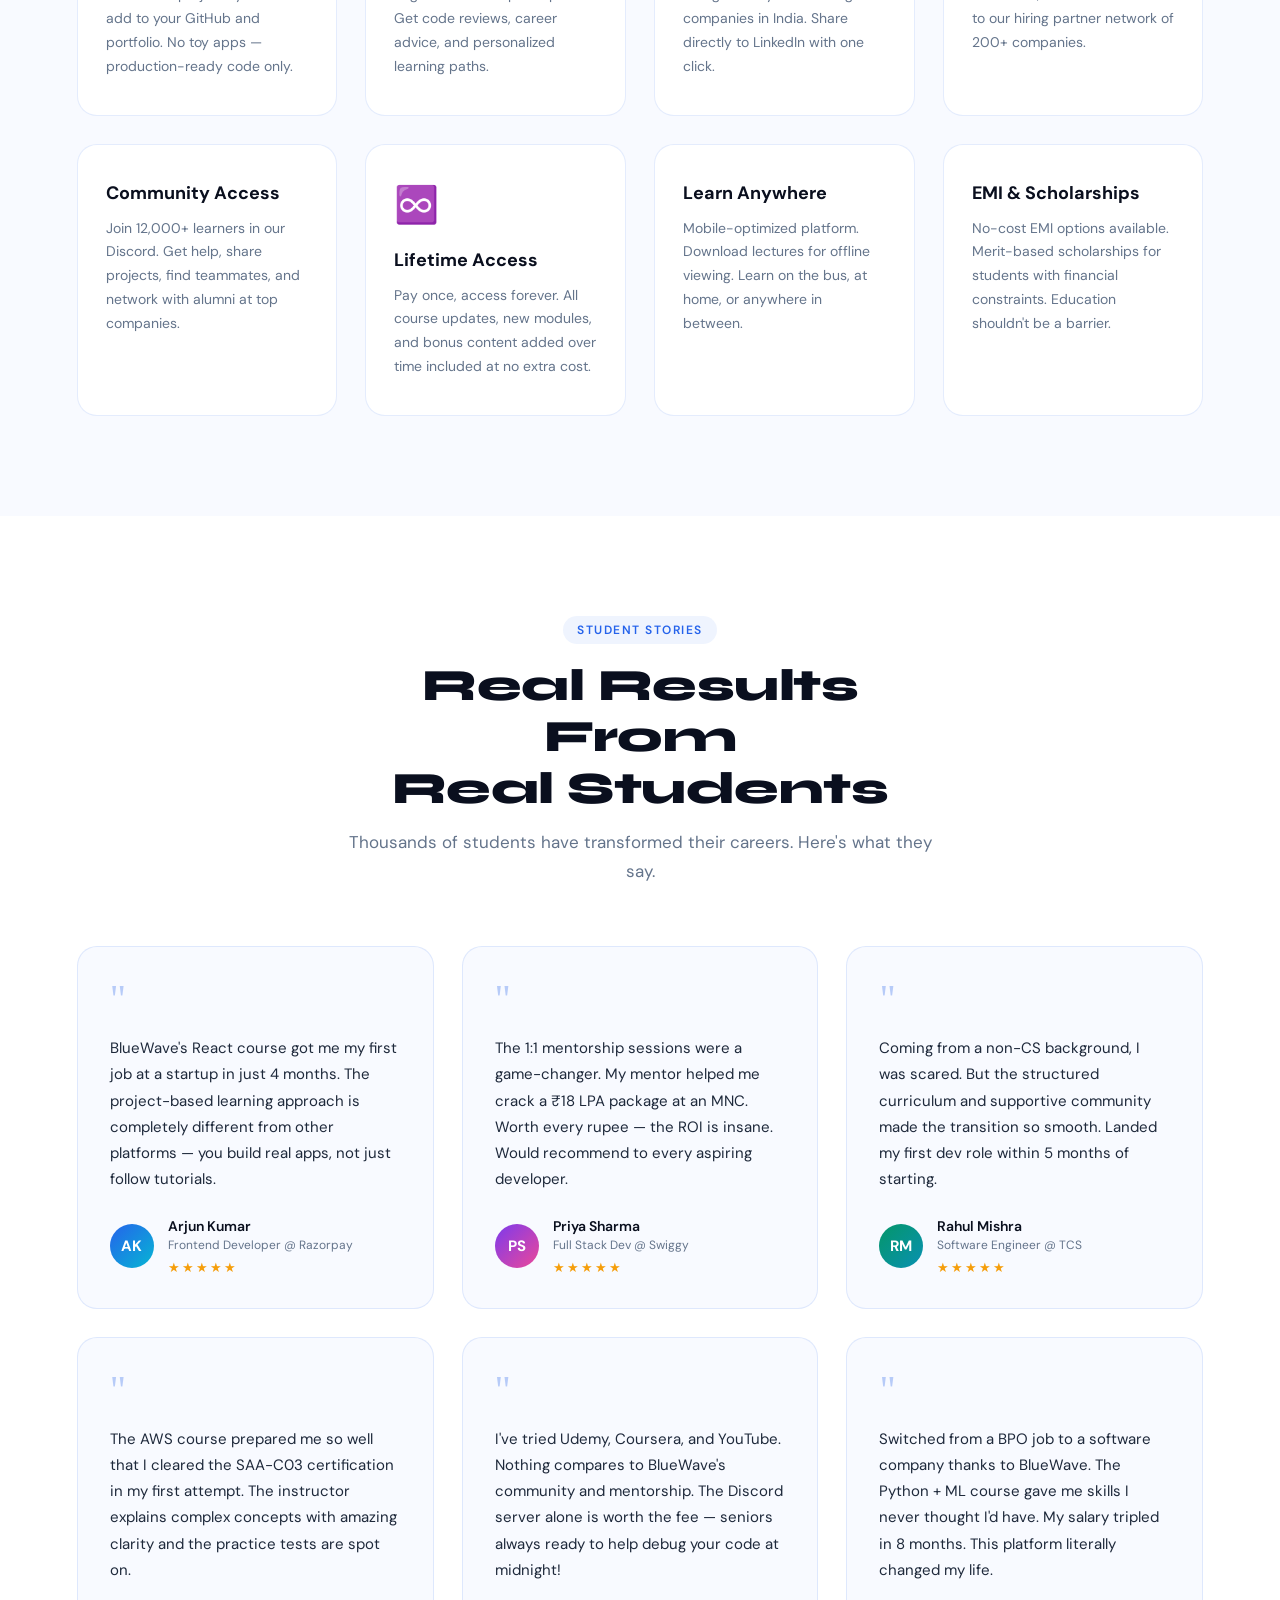
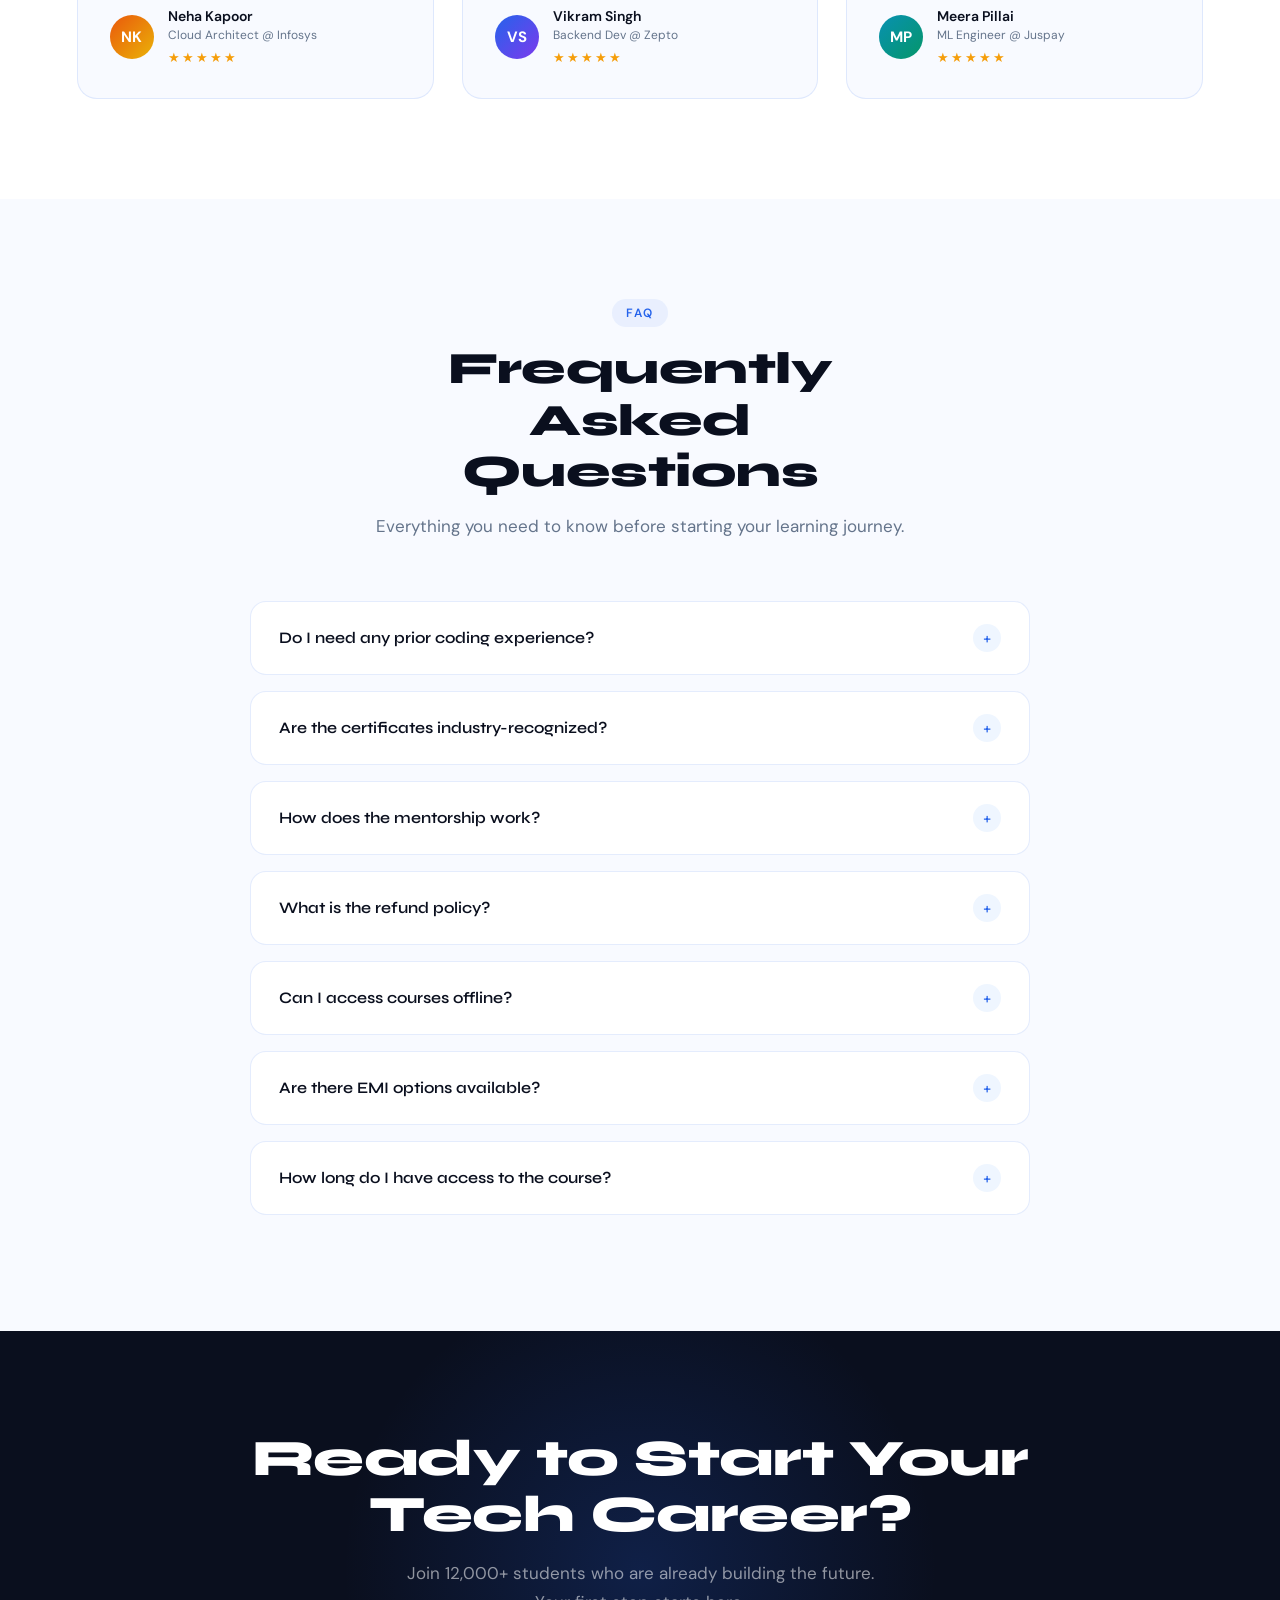
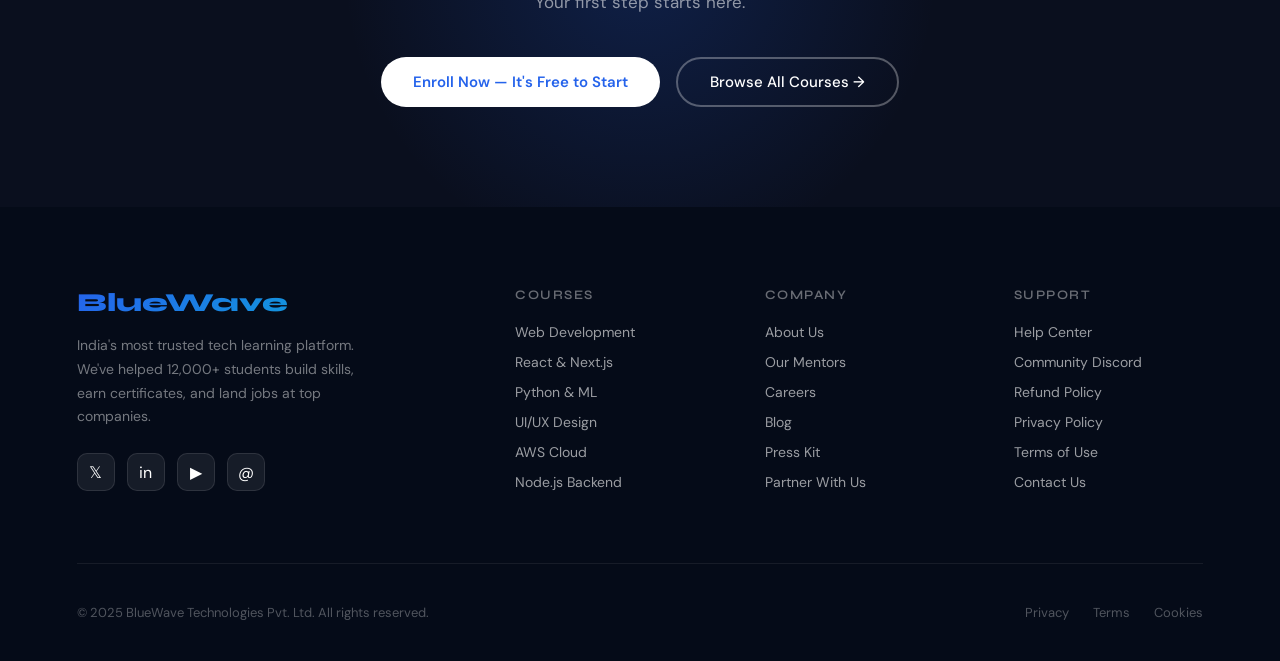
<file: bluewave.html>
<!doctype html>
<html lang="en">
  <head>
    <meta charset="UTF-8" />
    <meta name="viewport" content="width=device-width, initial-scale=1.0" />
    <title>BlueWave — Learn. Build. Grow.</title>
    <link rel="preconnect" href="https://fonts.googleapis.com" />
    <link
      href="https://fonts.googleapis.com/css2?family=Syne:wght@400;600;700;800&family=DM+Sans:wght@300;400;500&display=swap"
      rel="stylesheet"
    />
    <link rel="stylesheet" href="style.css" />
  </head>

  <body>
    <nav id="navbar">
      <div class="logo">BlueWave</div>
      <ul class="nav-links">
        <li><a href="#services">Services</a></li>
        <li><a href="#courses">Courses</a></li>
        <li><a href="#features">Why Us</a></li>
        <li><a href="#faq">FAQ</a></li>
      </ul>
      <div class="nav-actions">
        <a href="#" class="btn-outline" id="loginBtn">Login</a>
        <a href="#" class="btn-primary">Get Started →</a>
      </div>
      <div class="hamburger" id="hamburger">
        <span></span><span></span><span></span>
      </div>
    </nav>

    <div class="mobile-menu" id="mobileMenu">
      <a href="#services">Services</a>
      <a href="#courses">Courses</a>
      <a href="#features">Why Us</a>
      <a href="#faq">FAQ</a>
      <a href="#" id="mobileLoginBtn">Login</a>
    </div>

    <section class="hero">
      <div class="hero-bg">
        <div class="hero-grid"></div>
      </div>
      <div class="hero-content">
        <div class="hero-badge">
          <span class="dot"></span> #1 Rated Learning Platform in India
        </div>
        <h1>
          Build <span class="highlight">Real Skills</span><br />That Get You
          Hired
        </h1>
        <p>
          Industry-grade courses, live mentorship, and hands-on projects that
          transform beginners into job-ready developers.
        </p>
        <div class="hero-cta">
          <a href="#courses" class="btn-primary">Explore Courses →</a>
          <a href="#" class="btn-outline">Watch Demo ▶</a>
        </div>
        <div class="hero-stats">
          <div class="hero-stat">
            <h3 class="counter" data-target="12000">0</h3>
            <p>Students Enrolled</p>
          </div>
          <div class="hero-stat">
            <h3 class="counter" data-target="95">0</h3>
            <p>% Placement Rate</p>
          </div>
          <div class="hero-stat">
            <h3 class="counter" data-target="85">0</h3>
            <p>Expert Courses</p>
          </div>
        </div>
      </div>
      <div class="hero-visual">
        <div class="hero-card-visual">
          <div class="floating-card main">
            <div class="card-course-title">React Developer Bootcamp</div>
            <div class="card-course-sub">Module 6 of 12 — Hooks & State</div>
            <div class="progress-bar">
              <div class="progress-fill"></div>
            </div>
            <div class="card-meta">
              <span class="pill blue">In Progress</span>
              <span class="pill green">72% Done</span>
            </div>
            <div class="avatars">
              <div class="av" style="background: #3b82f6">A</div>
              <div class="av" style="background: #06b6d4">R</div>
              <div class="av" style="background: #8b5cf6">K</div>
              <div class="av" style="background: #f59e0b">S</div>
              <div class="av" style="background: #10b981">+</div>
            </div>
          </div>
          <div class="floating-card sm1">
            <div style="font-size: 11px; color: #64748b; margin-bottom: 8px">
              Your streak 
            </div>
            <div
              style="
                font-size: 28px;
                font-weight: 800;
                color: #2563eb;
                font-family: Syne, sans-serif;
              "
            >
              14
            </div>
            <div style="font-size: 12px; color: #94a3b8; margin-top: 4px">
              days in a row
            </div>
            <div style="display: flex; gap: 4px; margin-top: 12px">
              <div
                style="
                  width: 8px;
                  height: 8px;
                  border-radius: 50%;
                  background: #3b82f6;
                "
              ></div>
              <div
                style="
                  width: 8px;
                  height: 8px;
                  border-radius: 50%;
                  background: #3b82f6;
                "
              ></div>
              <div
                style="
                  width: 8px;
                  height: 8px;
                  border-radius: 50%;
                  background: #3b82f6;
                "
              ></div>
              <div
                style="
                  width: 8px;
                  height: 8px;
                  border-radius: 50%;
                  background: #3b82f6;
                "
              ></div>
              <div
                style="
                  width: 8px;
                  height: 8px;
                  border-radius: 50%;
                  background: #e2e8f0;
                "
              ></div>
              <div
                style="
                  width: 8px;
                  height: 8px;
                  border-radius: 50%;
                  background: #e2e8f0;
                "
              ></div>
              <div
                style="
                  width: 8px;
                  height: 8px;
                  border-radius: 50%;
                  background: #e2e8f0;
                "
              ></div>
            </div>
          </div>
          <div class="floating-card sm2">
            <div style="font-size: 11px; color: #64748b; margin-bottom: 8px">
              Certificate Earned 🎓
            </div>
            <div style="font-size: 13px; font-weight: 600; color: #0f172a">
              Full Stack Web Dev
            </div>
            <div class="rating" style="margin-top: 8px">
              <span class="stars">★★★★★</span>
              <span class="rating-num" style="font-size: 12px">5.0</span>
            </div>
          </div>
        </div>
      </div>
    </section>

    <section id="services">
      <div class="section-header reveal">
        <span class="section-tag">What We Offer</span>
        <h2>Services Built for<br />Modern Developers</h2>
        <p>
          From web development to AI solutions — we cover the full spectrum of
          modern tech skills with expert guidance.
        </p>
      </div>
      <div class="services-grid">
        <div class="service-card reveal">
          <div class="svc-title">Web Development</div>
          <div class="svc-desc">
            Full-stack mastery from HTML/CSS to Node.js, databases, and
            deployment on real cloud infrastructure.
          </div>
          <span class="svc-arrow">↗</span>
        </div>
        <div class="service-card reveal">
          <div class="svc-title">App Development</div>
          <div class="svc-desc">
            Build cross-platform mobile apps with React Native and Flutter.
            Publish to Play Store & App Store.
          </div>
          <span class="svc-arrow">↗</span>
        </div>
        <div class="service-card reveal">
          <div class="svc-title">UI/UX Design</div>
          <div class="svc-desc">
            Master Figma, design systems, user research, prototyping, and create
            stunning user experiences.
          </div>
          <span class="svc-arrow">↗</span>
        </div>
        <div class="service-card reveal">
          <div class="svc-title">Cloud & DevOps</div>
          <div class="svc-desc">
            AWS, Azure, Docker, Kubernetes — deploy and scale production-grade
            applications with confidence.
          </div>
          <span class="svc-arrow">↗</span>
        </div>
        <div class="service-card reveal">
          <div class="svc-title">AI & Machine Learning</div>
          <div class="svc-desc">
            Python, TensorFlow, LLM APIs, and real-world ML projects. Build
            intelligent products from scratch.
          </div>
          <span class="svc-arrow">↗</span>
        </div>
        <div class="service-card reveal">
          <div class="svc-title">Cybersecurity</div>
          <div class="svc-desc">
            Ethical hacking, penetration testing, secure coding practices.
            Protect apps and earn certifications.
          </div>
          <span class="svc-arrow">↗</span>
        </div>
        <div class="service-card reveal">
          <div class="svc-title">Digital Marketing</div>
          <div class="svc-desc">
            SEO, SEM, social media, content marketing, and data-driven growth
            strategies for real businesses.
          </div>
          <span class="svc-arrow">↗</span>
        </div>
        <div class="service-card reveal">
          <div class="svc-title">Automation & Scripting</div>
          <div class="svc-desc">
            Python automation, web scraping, task scheduling, and workflow tools
            that save hours every week.
          </div>
          <span class="svc-arrow">↗</span>
        </div>
      </div>
    </section>

    <section class="courses-section" id="courses">
      <div class="section-header reveal">
        <span class="section-tag">Top Courses</span>
        <h2>Learn From Industry<br />Experts</h2>
        <p style="color: rgba(255, 255, 255, 0.5)">
          Structured curriculums built by engineers from top companies. Real
          projects, real skills.
        </p>
      </div>
      <div class="courses-grid">
        <div class="course-card reveal">
          <div
            class="course-thumb"
            style="background: linear-gradient(135deg, #1e3a5f, #2563eb)"
          >
            
          </div>
          <div class="course-body">
            <div class="course-level">Beginner → Advanced</div>
            <div class="course-name">Complete React & Next.js Developer</div>
            <div class="course-desc">
              Master React hooks, context, Redux, and Next.js SSR/SSG to build
              production-ready web apps deployed on Vercel.
            </div>
            <div class="course-meta">
              <div class="course-meta-item">
                <span style="font-size: 10px;">H : </span><span>48 hrs</span>
              </div>
              <div class="course-meta-item">
                <span style="font-size: 10px;">L : </span><span>120 lessons</span>
              </div>
              <div class="course-meta-item">
                <span style="font-size: 10px;">RATING</span><span>4.9</span>
              </div>
              <div class="course-price">₹3,499</div>
            </div>
            <button class="expand-btn" onclick="toggleCourse(this)">
              View Topics <span>▾</span>
            </button>
            <div class="course-extra">
              <ul class="topic-list">
                <li>JSX & Components</li>
                <li>useState & useEffect</li>
                <li>React Router</li>
                <li>Redux Toolkit</li>
                <li>Next.js App Router</li>
                <li>API Routes</li>
                <li>Deployment</li>
              </ul>
            </div>
          </div>
        </div>
        <div class="course-card reveal">
          <div
            class="course-thumb"
            style="background: linear-gradient(135deg, #1a3a2a, #059669)"
          >
            
          </div>
          <div class="course-body">
            <div class="course-level">Beginner Friendly</div>
            <div class="course-name">Python for Data Science & AI</div>
            <div class="course-desc">
              From Python basics to NumPy, Pandas, Matplotlib, Scikit-learn, and
              building your first ML models with real datasets.
            </div>
            <div class="course-meta">
              <div class="course-meta-item">
                <span style="font-size: 10px;">H : </span><span>60 hrs</span>
              </div>
              <div class="course-meta-item">
                <span style="font-size: 10px;">L : </span><span>180 lessons</span>
              </div>
              <div class="course-meta-item">
                <span style="font-size: 10px;">RATING</span><span>4.8</span>
              </div>
              <div class="course-price">₹4,999</div>
            </div>
            <button class="expand-btn" onclick="toggleCourse(this)">
              View Topics <span>▾</span>
            </button>
            <div class="course-extra">
              <ul class="topic-list">
                <li>Python Basics</li>
                <li>OOP</li>
                <li>Pandas</li>
                <li>Matplotlib</li>
                <li>Scikit-learn</li>
                <li>Neural Nets</li>
                <li>Projects</li>
              </ul>
            </div>
          </div>
        </div>
        <div class="course-card reveal">
          <div
            class="course-thumb"
            style="background: linear-gradient(135deg, #1a1a2e, #7c3aed)"
          >
            
          </div>
          <div class="course-body">
            <div class="course-level">Design Track</div>
            <div class="course-name">UI/UX Design Mastery with Figma</div>
            <div class="course-desc">
              Learn user research, wireframing, prototyping, design systems, and
              handoff to developers. Build a portfolio of 10+ projects.
            </div>
            <div class="course-meta">
              <div class="course-meta-item">
                <span style="font-size: 10px;">H : </span><span>35 hrs</span>
              </div>
              <div class="course-meta-item">
                <span style="font-size: 10px;">L : </span><span>90 lessons</span>
              </div>
              <div class="course-meta-item">
                <span style="font-size: 10px;">RATING</span><span>4.9</span>
              </div>
              <div class="course-price">₹2,999</div>
            </div>
            <button class="expand-btn" onclick="toggleCourse(this)">
              View Topics <span>▾</span>
            </button>
            <div class="course-extra">
              <ul class="topic-list">
                <li>Figma Basics</li>
                <li>Auto Layout</li>
                <li>Components</li>
                <li>Prototyping</li>
                <li>Design Systems</li>
                <li>Case Studies</li>
              </ul>
            </div>
          </div>
        </div>
        <div class="course-card reveal">
          <div
            class="course-thumb"
            style="background: linear-gradient(135deg, #1a2035, #0ea5e9)"
          >
            
          </div>
          <div class="course-body">
            <div class="course-level">Intermediate</div>
            <div class="course-name">AWS Solutions Architect Prep</div>
            <div class="course-desc">
              Cover EC2, S3, Lambda, RDS, VPC, IAM and all core AWS services.
              Includes full SAA-C03 exam preparation material.
            </div>
            <div class="course-meta">
              <div class="course-meta-item">
                <span style="font-size: 10px;">H : </span><span>42 hrs</span>
              </div>
              <div class="course-meta-item">
                <span style="font-size: 10px;">L : </span><span>110 lessons</span>
              </div>
              <div class="course-meta-item">
                <span style="font-size: 10px;">RATING</span><span>4.7</span>
              </div>
              <div class="course-price">₹5,499</div>
            </div>
            <button class="expand-btn" onclick="toggleCourse(this)">
              View Topics <span>▾</span>
            </button>
            <div class="course-extra">
              <ul class="topic-list">
                <li>EC2 & VPC</li>
                <li>S3 & CloudFront</li>
                <li>Lambda</li>
                <li>RDS & DynamoDB</li>
                <li>IAM Security</li>
                <li>Exam Practice</li>
              </ul>
            </div>
          </div>
        </div>
        <div class="course-card reveal">
          <div
            class="course-thumb"
            style="background: linear-gradient(135deg, #3b1c0a, #ea580c)"
          >
          
          </div>
          <div class="course-body">
            <div class="course-level">Frontend Essentials</div>
            <div class="course-name">JavaScript Zero to Pro</div>
            <div class="course-desc">
              Deep dive into ES6+, async/await, closures, prototypes, DOM
              manipulation, and modern JavaScript patterns used at top
              companies.
            </div>
            <div class="course-meta">
              <div class="course-meta-item">
                <span style="font-size: 10px;">H : </span><span>52 hrs</span>
              </div>
              <div class="course-meta-item">
                <span style="font-size: 10px;">L : </span><span>140 lessons</span>
              </div>
              <div class="course-meta-item">
                <span style="font-size: 10px;">RATING</span><span>5.0</span>
              </div>
              <div class="course-price free">Free</div>
            </div>
            <button class="expand-btn" onclick="toggleCourse(this)">
              View Topics <span>▾</span>
            </button>
            <div class="course-extra">
              <ul class="topic-list">
                <li>ES6+ Syntax</li>
                <li>Promises</li>
                <li>Async/Await</li>
                <li>Closures</li>
                <li>Prototypes</li>
                <li>DOM API</li>
                <li>Events</li>
              </ul>
            </div>
          </div>
        </div>
        <div class="course-card reveal">
          <div
            class="course-thumb"
            style="background: linear-gradient(135deg, #0a1a2e, #0891b2)"
          >
            
          </div>
          <div class="course-body">
            <div class="course-level">Backend Track</div>
            <div class="course-name">Node.js & MongoDB Full Backend</div>
            <div class="course-desc">
              Build REST APIs and GraphQL servers with Express, authenticate
              users with JWT, and design scalable MongoDB schemas.
            </div>
            <div class="course-meta">
              <div class="course-meta-item">
                <span style="font-size: 10px;">H</span><span>38 hrs</span>
              </div>
              <div class="course-meta-item">
                <span style="font-size: 10px;">L</span><span>95 lessons</span>
              </div>
              <div class="course-meta-item">
                <span style="font-size: 10px;">RATING</span><span>4.8</span>
              </div>
              <div class="course-price">₹3,999</div>
            </div>
            <button class="expand-btn" onclick="toggleCourse(this)">
              View Topics <span>▾</span>
            </button>
            <div class="course-extra">
              <ul class="topic-list">
                <li>Express.js</li>
                <li>REST APIs</li>
                <li>MongoDB</li>
                <li>Mongoose</li>
                <li>JWT Auth</li>
                <li>GraphQL</li>
                <li>Testing</li>
              </ul>
            </div>
          </div>
        </div>
      </div>
    </section>

    <section class="trending-section">
      <div class="section-header reveal">
        <span class="section-tag">Trending Now</span>
        <h2>What Developers Are Learning</h2>
      </div>
      <div class="marquee-outer">
        <div class="marquee-fade-left"></div>
        <div class="marquee-fade-right"></div>
        <div class="marquee-row">
          <div class="marquee-track row1" id="row1"></div>
        </div>
        <div class="marquee-row" style="margin-top: 0">
          <div class="marquee-track row2" id="row2"></div>
        </div>
      </div>
    </section>

    <section class="stats-section">
      <div class="stats-grid">
        <div class="stat-item reveal">
          <div class="stat-num">
            <span class="counter" data-target="12000">0</span>+
          </div>
          <div class="stat-label">Active Students</div>
          <div class="stat-sub">Across 28 cities in India</div>
        </div>
        <div class="stat-item reveal">
          <div class="stat-num">
            <span class="counter" data-target="85">0</span>+
          </div>
          <div class="stat-label">Expert Courses</div>
          <div class="stat-sub">Updated every quarter</div>
        </div>
        <div class="stat-item reveal">
          <div class="stat-num">
            <span class="counter" data-target="50">0</span>+
          </div>
          <div class="stat-label">Mentors</div>
          <div class="stat-sub">From Google, Amazon, Flipkart</div>
        </div>
        <div class="stat-item reveal">
          <div class="stat-num">
            <span class="counter" data-target="95">0</span>%
          </div>
          <div class="stat-label">Placement Rate</div>
          <div class="stat-sub">Within 6 months of completion</div>
        </div>
      </div>
    </section>

    <section class="features-section" id="features">
      <div class="section-header reveal">
        <span class="section-tag">Why BlueWave</span>
        <h2>Everything You Need to<br />Land Your Dream Job</h2>
        <p>
          We don't just teach — we prepare you for the real world with tools,
          community, and career support.
        </p>
      </div>
      <div class="features-grid">
        <div class="feature-card reveal">
          <div class="feat-title">Hands-On Projects</div>
          <div class="feat-desc">
            Every course includes 3–8 real-world projects you can add to your
            GitHub and portfolio. No toy apps — production-ready code only.
          </div>
        </div>
        <div class="feature-card reveal">
          <div class="feat-title">Live 1:1 Mentorship</div>
          <div class="feat-desc">
            Book sessions with industry engineers from top companies. Get code
            reviews, career advice, and personalized learning paths.
          </div>
        </div>
        <div class="feature-card reveal">
          <div class="feat-title">Industry Certificates</div>
          <div class="feat-desc">
            Earn verified certificates recognized by 200+ hiring companies in
            India. Share directly to LinkedIn with one click.
          </div>
        </div>
        <div class="feature-card reveal">
          <div class="feat-title">Career Placement</div>
          <div class="feat-desc">
            Resume reviews, mock interviews, and direct referrals to our hiring
            partner network of 200+ companies.
          </div>
        </div>
        <div class="feature-card reveal">
          <div class="feat-title">Community Access</div>
          <div class="feat-desc">
            Join 12,000+ learners in our Discord. Get help, share projects, find
            teammates, and network with alumni at top companies.
          </div>
        </div>
        <div class="feature-card reveal">
          <span class="feat-icon">♾️</span>
          <div class="feat-title">Lifetime Access</div>
          <div class="feat-desc">
            Pay once, access forever. All course updates, new modules, and bonus
            content added over time included at no extra cost.
          </div>
        </div>
        <div class="feature-card reveal">
          <div class="feat-title">Learn Anywhere</div>
          <div class="feat-desc">
            Mobile-optimized platform. Download lectures for offline viewing.
            Learn on the bus, at home, or anywhere in between.
          </div>
        </div>
        <div class="feature-card reveal">
          <div class="feat-title">EMI & Scholarships</div>
          <div class="feat-desc">
            No-cost EMI options available. Merit-based scholarships for students
            with financial constraints. Education shouldn't be a barrier.
          </div>
        </div>
      </div>
    </section>

    <section class="testimonials-section">
      <div class="section-header reveal">
        <span class="section-tag">Student Stories</span>
        <h2>Real Results From<br />Real Students</h2>
        <p>
          Thousands of students have transformed their careers. Here's what they
          say.
        </p>
      </div>
      <div class="testi-grid">
        <div class="testi-card reveal">
          <div class="testi-quote">"</div>
          <div class="testi-text">
            BlueWave's React course got me my first job at a startup in just 4
            months. The project-based learning approach is completely different
            from other platforms — you build real apps, not just follow
            tutorials.
          </div>
          <div class="testi-author">
            <div
              class="testi-av"
              style="background: linear-gradient(135deg, #2563eb, #06b6d4)"
            >
              AK
            </div>
            <div>
              <div class="testi-name">Arjun Kumar</div>
              <div class="testi-role">Frontend Developer @ Razorpay</div>
              <div class="testi-stars">★★★★★</div>
            </div>
          </div>
        </div>
        <div class="testi-card reveal">
          <div class="testi-quote">"</div>
          <div class="testi-text">
            The 1:1 mentorship sessions were a game-changer. My mentor helped me
            crack a ₹18 LPA package at an MNC. Worth every rupee — the ROI is
            insane. Would recommend to every aspiring developer.
          </div>
          <div class="testi-author">
            <div
              class="testi-av"
              style="background: linear-gradient(135deg, #7c3aed, #ec4899)"
            >
              PS
            </div>
            <div>
              <div class="testi-name">Priya Sharma</div>
              <div class="testi-role">Full Stack Dev @ Swiggy</div>
              <div class="testi-stars">★★★★★</div>
            </div>
          </div>
        </div>
        <div class="testi-card reveal">
          <div class="testi-quote">"</div>
          <div class="testi-text">
            Coming from a non-CS background, I was scared. But the structured
            curriculum and supportive community made the transition so smooth.
            Landed my first dev role within 5 months of starting.
          </div>
          <div class="testi-author">
            <div
              class="testi-av"
              style="background: linear-gradient(135deg, #059669, #0891b2)"
            >
              RM
            </div>
            <div>
              <div class="testi-name">Rahul Mishra</div>
              <div class="testi-role">Software Engineer @ TCS</div>
              <div class="testi-stars">★★★★★</div>
            </div>
          </div>
        </div>
        <div class="testi-card reveal">
          <div class="testi-quote">"</div>
          <div class="testi-text">
            The AWS course prepared me so well that I cleared the SAA-C03
            certification in my first attempt. The instructor explains complex
            concepts with amazing clarity and the practice tests are spot on.
          </div>
          <div class="testi-author">
            <div
              class="testi-av"
              style="background: linear-gradient(135deg, #ea580c, #eab308)"
            >
              NK
            </div>
            <div>
              <div class="testi-name">Neha Kapoor</div>
              <div class="testi-role">Cloud Architect @ Infosys</div>
              <div class="testi-stars">★★★★★</div>
            </div>
          </div>
        </div>
        <div class="testi-card reveal">
          <div class="testi-quote">"</div>
          <div class="testi-text">
            I've tried Udemy, Coursera, and YouTube. Nothing compares to
            BlueWave's community and mentorship. The Discord server alone is
            worth the fee — seniors always ready to help debug your code at
            midnight!
          </div>
          <div class="testi-author">
            <div
              class="testi-av"
              style="background: linear-gradient(135deg, #2563eb, #7c3aed)"
            >
              VS
            </div>
            <div>
              <div class="testi-name">Vikram Singh</div>
              <div class="testi-role">Backend Dev @ Zepto</div>
              <div class="testi-stars">★★★★★</div>
            </div>
          </div>
        </div>
        <div class="testi-card reveal">
          <div class="testi-quote">"</div>
          <div class="testi-text">
            Switched from a BPO job to a software company thanks to BlueWave.
            The Python + ML course gave me skills I never thought I'd have. My
            salary tripled in 8 months. This platform literally changed my life.
          </div>
          <div class="testi-author">
            <div
              class="testi-av"
              style="background: linear-gradient(135deg, #0891b2, #059669)"
            >
              MP
            </div>
            <div>
              <div class="testi-name">Meera Pillai</div>
              <div class="testi-role">ML Engineer @ Juspay</div>
              <div class="testi-stars">★★★★★</div>
            </div>
          </div>
        </div>
      </div>
    </section>

    <section class="faq-section" id="faq">
      <div class="section-header reveal">
        <span class="section-tag">FAQ</span>
        <h2>Frequently Asked<br />Questions</h2>
        <p>
          Everything you need to know before starting your learning journey.
        </p>
      </div>
      <div class="faq-container">
        <div class="faq-item reveal">
          <div class="faq-question" onclick="toggleFaq(this)">
            Do I need any prior coding experience?<span class="faq-icon"
              >+</span
            >
          </div>
          <div class="faq-answer">
            Absolutely not! Our courses are designed for complete beginners as
            well as experienced developers looking to level up. We start from
            absolute basics and gradually move to advanced concepts at a
            comfortable pace. The only requirement is a computer and willingness
            to learn.
          </div>
        </div>
        <div class="faq-item reveal">
          <div class="faq-question" onclick="toggleFaq(this)">
            Are the certificates industry-recognized?<span class="faq-icon"
              >+</span
            >
          </div>
          <div class="faq-answer">
            Yes! Our certificates are recognized by 200+ hiring partners
            including startups and MNCs across India. Each certificate includes
            a unique verification link you can share on LinkedIn, your resume,
            or with employers. Several of our hiring partners actively look for
            BlueWave-certified candidates.
          </div>
        </div>
        <div class="faq-item reveal">
          <div class="faq-question" onclick="toggleFaq(this)">
            How does the mentorship work?<span class="faq-icon">+</span>
          </div>
          <div class="faq-answer">
            Premium plan students can book 1:1 video sessions with industry
            mentors from top companies. Sessions are typically 45–60 minutes and
            can be used for code reviews, project feedback, career guidance, or
            interview preparation. You can book up to 4 sessions per month
            depending on your plan.
          </div>
        </div>
        <div class="faq-item reveal">
          <div class="faq-question" onclick="toggleFaq(this)">
            What is the refund policy?<span class="faq-icon">+</span>
          </div>
          <div class="faq-answer">
            We offer a full 7-day money-back guarantee with no questions asked.
            If you complete more than 30% of the course within 7 days and still
            feel it isn't right for you, contact our support team and we'll
            process your refund within 48 hours.
          </div>
        </div>
        <div class="faq-item reveal">
          <div class="faq-question" onclick="toggleFaq(this)">
            Can I access courses offline?<span class="faq-icon">+</span>
          </div>
          <div class="faq-answer">
            Yes, our mobile app (available on Android and iOS) allows you to
            download video lectures for offline viewing. Downloaded content
            stays available for 30 days without an internet connection, perfect
            for commuting or areas with poor connectivity.
          </div>
        </div>
        <div class="faq-item reveal">
          <div class="faq-question" onclick="toggleFaq(this)">
            Are there EMI options available?<span class="faq-icon">+</span>
          </div>
          <div class="faq-answer">
            Yes! We offer no-cost EMI options through major banks and payment
            providers like Razorpay and Paytm. You can split your payment into
            3, 6, or 12 months with zero interest. We also offer scholarships
            for meritorious students — apply through our scholarship form on the
            website.
          </div>
        </div>
        <div class="faq-item reveal">
          <div class="faq-question" onclick="toggleFaq(this)">
            How long do I have access to the course?<span class="faq-icon"
              >+</span
            >
          </div>
          <div class="faq-answer">
            Lifetime access! Once you enroll, you own the course forever —
            including all future updates, new modules, bonus content, and
            resources we add over time. Many of our students revisit courses
            months later when applying for senior roles or brushing up on
            skills.
          </div>
        </div>
      </div>
    </section>

    <section class="cta-section">
      <h2>Ready to Start Your<br />Tech Career?</h2>
      <p>
        Join 12,000+ students who are already building the future. Your first
        step starts here.
      </p>
      <div class="cta-btns">
        <button class="btn-white"> Enroll Now — It's Free to Start</button>
        <button class="btn-ghost">Browse All Courses →</button>
      </div>
    </section>

    <footer>
      <div class="footer-top">
        <div class="footer-brand">
          <div class="logo">BlueWave</div>
          <p>
            India's most trusted tech learning platform. We've helped 12,000+
            students build skills, earn certificates, and land jobs at top
            companies.
          </p>
          <div class="footer-socials">
            <div class="social-btn">𝕏</div>
            <div class="social-btn">in</div>
            <div class="social-btn">▶</div>
            <div class="social-btn">@</div>
          </div>
        </div>
        <div class="footer-col">
          <h5>Courses</h5>
          <a href="#">Web Development</a>
          <a href="#">React & Next.js</a>
          <a href="#">Python & ML</a>
          <a href="#">UI/UX Design</a>
          <a href="#">AWS Cloud</a>
          <a href="#">Node.js Backend</a>
        </div>
        <div class="footer-col">
          <h5>Company</h5>
          <a href="#">About Us</a>
          <a href="#">Our Mentors</a>
          <a href="#">Careers</a>
          <a href="#">Blog</a>
          <a href="#">Press Kit</a>
          <a href="#">Partner With Us</a>
        </div>
        <div class="footer-col">
          <h5>Support</h5>
          <a href="#">Help Center</a>
          <a href="#">Community Discord</a>
          <a href="#">Refund Policy</a>
          <a href="#">Privacy Policy</a>
          <a href="#">Terms of Use</a>
          <a href="#">Contact Us</a>
        </div>
      </div>
      <div class="footer-bottom">
        <p>© 2025 BlueWave Technologies Pvt. Ltd. All rights reserved.</p>
        <div class="footer-links">
          <a href="#">Privacy</a>
          <a href="#">Terms</a>
          <a href="#">Cookies</a>
        </div>
      </div>
    </footer>

    <div class="modal-overlay" id="loginModal">
      <div class="modal-box">
        <div class="modal-close" id="modalClose">×</div>
        <div class="modal-logo">BlueWave</div>
        <h3>Welcome Back</h3>
        <p class="modal-sub">Sign in to continue your learning journey</p>
        <div class="social-logins">
          <button class="social-login-btn"> Google</button>
          <button class="social-login-btn"> GitHub</button>
        </div>
        <div class="form-divider">or continue with email</div>
        <div class="form-group">
          <label>Email Address</label>
          <input type="email" placeholder="you@example.com" />
        </div>
        <div class="form-group">
          <label>Password</label>
          <input type="password" placeholder="Enter your password" />
        </div>
        <button
          class="btn-primary"
          style="
            width: 100%;
            justify-content: center;
            margin-top: 8px;
            border-radius: 12px;
          "
        >
          Sign In →
        </button>
        <p class="modal-footer">
          Don't have an account? <a>Create one free</a>
        </p>
      </div>
    </div>

    <button class="scroll-top" id="scrollTop">↑</button>
  </body>
  <script src="script.js"></script>
</html>
</file>
<file: style.css>
:root {
  --blue: #2563eb;
  --blue-dark: #1d4ed8;
  --blue-light: #eff6ff;
  --blue-mid: #3b82f6;
  --accent: #06b6d4;
  --dark: #0a0f1e;
  --dark2: #111827;
  --text: #1e293b;
  --muted: #64748b;
  --border: rgba(37, 99, 235, 0.12);
  --white: #ffffff;
  --card-bg: #ffffff;
  --section-bg: #f8faff;
  --grad: linear-gradient(135deg, #2563eb 0%, #06b6d4 100%);
}

*,
*::before,
*::after {
  margin: 0;
  padding: 0;
  box-sizing: border-box;
}

html {
  scroll-behavior: smooth;
}

body {
  font-family: "DM Sans", sans-serif;
  background: #f8faff;
  color: var(--text);
  overflow-x: hidden;
}

h1,
h2,
h3,
h4,
h5 {
  font-family: "Syne", sans-serif;
}

.btn-primary {
  display: inline-flex;
  align-items: center;
  gap: 8px;
  padding: 14px 28px;
  background: var(--grad);
  color: white;
  border: none;
  border-radius: 50px;
  font-family: "DM Sans", sans-serif;
  font-size: 15px;
  font-weight: 500;
  cursor: pointer;
  transition: all 0.3s ease;
  text-decoration: none;
}

.btn-primary:hover {
  transform: translateY(-2px);
  box-shadow: 0 12px 30px rgba(37, 99, 235, 0.35);
}

.btn-outline {
  display: inline-flex;
  align-items: center;
  gap: 8px;
  padding: 13px 28px;
  background: transparent;
  color: var(--blue);
  border: 2px solid var(--blue);
  border-radius: 50px;
  font-family: "DM Sans", sans-serif;
  font-size: 15px;
  font-weight: 500;
  cursor: pointer;
  transition: all 0.3s ease;
  text-decoration: none;
}

.btn-outline:hover {
  background: var(--blue);
  color: white;
  transform: translateY(-2px);
}

nav {
  position: fixed;
  top: 0;
  width: 100%;
  z-index: 1000;
  padding: 0 6%;
  height: 72px;
  display: flex;
  align-items: center;
  justify-content: space-between;
  background: rgba(248, 250, 255, 0.9);
  backdrop-filter: blur(16px);
  border-bottom: 1px solid var(--border);
  transition: all 0.3s;
}

nav.scrolled {
  background: rgba(255, 255, 255, 0.95);
  box-shadow: 0 4px 30px rgba(37, 99, 235, 0.08);
}

.logo {
  font-family: "Syne", sans-serif;
  font-size: 24px;
  font-weight: 800;
  background: var(--grad);
  -webkit-background-clip: text;
  -webkit-text-fill-color: transparent;
  background-clip: text;
}

.nav-links {
  display: flex;
  align-items: center;
  gap: 36px;
  list-style: none;
}

.nav-links a {
  text-decoration: none;
  color: var(--text);
  font-size: 15px;
  font-weight: 400;
  transition: color 0.2s;
  position: relative;
}

.nav-links a::after {
  content: "";
  position: absolute;
  bottom: -4px;
  left: 0;
  width: 0;
  height: 2px;
  background: var(--grad);
  transition: width 0.3s;
  border-radius: 2px;
}

.nav-links a:hover {
  color: var(--blue);
}
.nav-links a:hover::after {
  width: 100%;
}

.nav-actions {
  display: flex;
  align-items: center;
  gap: 12px;
}

.hamburger {
  display: none;
  flex-direction: column;
  gap: 5px;
  cursor: pointer;
  padding: 4px;
}

.hamburger span {
  width: 24px;
  height: 2px;
  background: var(--text);
  border-radius: 2px;
  transition: all 0.3s;
}

section.hero {
  min-height: 100vh;
  display: flex;
  align-items: center;
  padding: 100px 6% 60px;
  position: relative;
  overflow: hidden;
}

.hero-bg {
  position: absolute;
  inset: 0;
  z-index: 0;
  overflow: hidden;
}

.hero-bg::before {
  content: "";
  position: absolute;
  width: 700px;
  height: 700px;
  background: radial-gradient(
    circle,
    rgba(37, 99, 235, 0.08) 0%,
    transparent 70%
  );
  top: -100px;
  right: -100px;
  border-radius: 50%;
  animation: pulse 6s ease-in-out infinite;
}

.hero-bg::after {
  content: "";
  position: absolute;
  width: 500px;
  height: 500px;
  background: radial-gradient(
    circle,
    rgba(6, 182, 212, 0.06) 0%,
    transparent 70%
  );
  bottom: -50px;
  left: 5%;
  border-radius: 50%;
  animation: pulse 8s ease-in-out infinite reverse;
}

@keyframes pulse {
  0%,
  100% {
    transform: scale(1);
    opacity: 1;
  }
  50% {
    transform: scale(1.1);
    opacity: 0.7;
  }
}

.hero-grid {
  position: absolute;
  inset: 0;
  background-image:
    linear-gradient(rgba(37, 99, 235, 0.04) 1px, transparent 1px),
    linear-gradient(90deg, rgba(37, 99, 235, 0.04) 1px, transparent 1px);
  background-size: 60px 60px;
}

.hero-content {
  position: relative;
  z-index: 1;
  flex: 1;
  max-width: 620px;
}

.hero-badge {
  display: inline-flex;
  align-items: center;
  gap: 8px;
  padding: 8px 18px;
  background: rgba(37, 99, 235, 0.08);
  border: 1px solid rgba(37, 99, 235, 0.2);
  border-radius: 50px;
  font-size: 13px;
  font-weight: 500;
  color: var(--blue);
  margin-bottom: 24px;
  animation: fadeUp 0.6s ease both;
}

.hero-badge .dot {
  width: 8px;
  height: 8px;
  border-radius: 50%;
  background: var(--accent);
  animation: blink 1.5s ease infinite;
}

@keyframes blink {
  0%,
  100% {
    opacity: 1;
  }
  50% {
    opacity: 0.3;
  }
}

.hero-content h1 {
  font-size: clamp(42px, 5.5vw, 70px);
  font-weight: 800;
  line-height: 1.08;
  letter-spacing: -1px;
  color: var(--dark);
  animation: fadeUp 0.6s 0.1s ease both;
}

.hero-content h1 .highlight {
  background: var(--grad);
  -webkit-background-clip: text;
  -webkit-text-fill-color: transparent;
  background-clip: text;
}

.hero-content p {
  font-size: 18px;
  color: var(--muted);
  line-height: 1.7;
  margin-top: 20px;
  max-width: 480px;
  animation: fadeUp 0.6s 0.2s ease both;
}

.hero-cta {
  display: flex;
  gap: 16px;
  margin-top: 36px;
  flex-wrap: wrap;
  animation: fadeUp 0.6s 0.3s ease both;
}

.hero-stats {
  display: flex;
  gap: 40px;
  margin-top: 52px;
  animation: fadeUp 0.6s 0.4s ease both;
}

.hero-stat h3 {
  font-size: 28px;
  font-weight: 700;
  color: var(--blue);
}

.hero-stat p {
  font-size: 13px;
  color: var(--muted);
  margin-top: 2px;
  font-size: 13px;
}

.hero-visual {
  position: relative;
  z-index: 1;
  flex: 1;
  display: flex;
  justify-content: center;
  align-items: center;
  animation: fadeRight 0.8s 0.3s ease both;
}

@keyframes fadeUp {
  from {
    opacity: 0;
    transform: translateY(24px);
  }
  to {
    opacity: 1;
    transform: translateY(0);
  }
}

@keyframes fadeRight {
  from {
    opacity: 0;
    transform: translateX(40px);
  }
  to {
    opacity: 1;
    transform: translateX(0);
  }
}

.hero-card-visual {
  position: relative;
  width: 480px;
  height: 420px;
}

.floating-card {
  position: absolute;
  background: white;
  border-radius: 20px;
  padding: 20px 24px;
  box-shadow: 0 20px 60px rgba(37, 99, 235, 0.12);
  border: 1px solid rgba(37, 99, 235, 0.08);
}

.floating-card.main {
  width: 340px;
  top: 40px;
  left: 50%;
  transform: translateX(-50%);
  animation: float1 5s ease-in-out infinite;
}

.floating-card.sm1 {
  width: 190px;
  bottom: 60px;
  left: 0;
  animation: float2 6s ease-in-out infinite;
}

.floating-card.sm2 {
  width: 170px;
  bottom: 40px;
  right: 0;
  animation: float1 4s ease-in-out infinite;
}

@keyframes float1 {
  0%,
  100% {
    transform: translateX(-50%) translateY(0);
  }
  50% {
    transform: translateX(-50%) translateY(-12px);
  }
}

@keyframes float2 {
  0%,
  100% {
    transform: translateY(0);
  }
  50% {
    transform: translateY(-10px);
  }
}

.card-icon {
  width: 40px;
  height: 40px;
  border-radius: 10px;
  background: var(--blue-light);
  display: flex;
  align-items: center;
  justify-content: center;
  margin-bottom: 12px;
  font-size: 18px;
}

.card-course-title {
  font-size: 14px;
  font-weight: 600;
  color: var(--dark);
}
.card-course-sub {
  font-size: 12px;
  color: var(--muted);
  margin-top: 4px;
}

.progress-bar {
  margin-top: 14px;
  height: 5px;
  background: #eef6ff;
  border-radius: 10px;
  overflow: hidden;
}

.progress-fill {
  height: 100%;
  background: var(--grad);
  border-radius: 10px;
  animation: grow 2s ease-in-out infinite alternate;
}

@keyframes grow {
  from {
    width: 45%;
  }
  to {
    width: 72%;
  }
}

.card-meta {
  display: flex;
  gap: 10px;
  margin-top: 10px;
}
.pill {
  font-size: 11px;
  padding: 3px 10px;
  border-radius: 20px;
  font-weight: 500;
}
.pill.blue {
  background: #eff6ff;
  color: var(--blue);
}
.pill.green {
  background: #ecfdf5;
  color: #059669;
}
.pill.orange {
  background: #fff7ed;
  color: #ea580c;
}

.rating {
  display: flex;
  align-items: center;
  gap: 6px;
}
.stars {
  color: #f59e0b;
  font-size: 13px;
}
.rating-num {
  font-size: 14px;
  font-weight: 600;
  color: var(--dark);
}
.rating-count {
  font-size: 12px;
  color: var(--muted);
}

.avatars {
  display: flex;
  margin-top: 12px;
}
.av {
  width: 28px;
  height: 28px;
  border-radius: 50%;
  border: 2px solid white;
  margin-left: -8px;
  font-size: 11px;
  font-weight: 600;
  display: flex;
  align-items: center;
  justify-content: center;
  color: white;
}
.av:first-child {
  margin-left: 0;
}

.section-tag {
  display: inline-block;
  font-size: 12px;
  font-weight: 600;
  letter-spacing: 1.5px;
  text-transform: uppercase;
  color: var(--blue);
  background: rgba(37, 99, 235, 0.07);
  padding: 6px 14px;
  border-radius: 50px;
  margin-bottom: 16px;
}

section {
  padding: 100px 6%;
}

.section-header {
  text-align: center;
  max-width: 600px;
  margin: 0 auto 60px;
}

.section-header h2 {
  font-size: clamp(32px, 3.5vw, 46px);
  font-weight: 800;
  line-height: 1.15;
  color: var(--dark);
  letter-spacing: -0.5px;
}

.section-header p {
  font-size: 17px;
  color: var(--muted);
  margin-top: 14px;
  line-height: 1.7;
}

.services-grid {
  display: grid;
  grid-template-columns: repeat(auto-fit, minmax(240px, 1fr));
  gap: 24px;
}

.service-card {
  background: white;
  border-radius: 20px;
  padding: 32px 28px;
  border: 1px solid var(--border);
  transition: all 0.35s ease;
  cursor: pointer;
  position: relative;
  overflow: hidden;
}

.service-card::before {
  content: "";
  position: absolute;
  inset: 0;
  background: var(--grad);
  opacity: 0;
  transition: opacity 0.35s;
  z-index: 0;
}

.service-card:hover {
  transform: translateY(-8px);
  box-shadow: 0 20px 50px rgba(37, 99, 235, 0.15);
  border-color: transparent;
}

.service-card:hover::before {
  opacity: 1;
}

.service-card:hover .svc-icon,
.service-card:hover .svc-title,
.service-card:hover .svc-desc,
.service-card:hover .svc-arrow {
  color: white !important;
}

.service-card:hover .svc-icon-wrap {
  background: rgba(255, 255, 255, 0.2) !important;
}

.service-card > * {
  position: relative;
  z-index: 1;
}

.svc-icon-wrap {
  width: 52px;
  height: 52px;
  border-radius: 14px;
  background: var(--blue-light);
  display: flex;
  align-items: center;
  justify-content: center;
  margin-bottom: 20px;
  transition: background 0.35s;
  font-size: 22px;
}

.svc-title {
  font-size: 17px;
  font-weight: 700;
  color: var(--dark);
  margin-bottom: 10px;
  transition: color 0.35s;
}

.svc-desc {
  font-size: 14px;
  color: var(--muted);
  line-height: 1.65;
  transition: color 0.35s;
}

.svc-arrow {
  display: inline-block;
  margin-top: 16px;
  font-size: 20px;
  color: var(--blue);
  transition:
    color 0.35s,
    transform 0.3s;
}

.service-card:hover .svc-arrow {
  transform: translate(4px, -4px);
}

.courses-section {
  background: var(--dark);
  padding: 100px 6%;
}

.courses-section .section-header h2 {
  color: white;
}
.courses-section .section-tag {
  background: rgba(37, 99, 235, 0.25);
  color: #93c5fd;
}

.courses-grid {
  display: grid;
  grid-template-columns: repeat(auto-fit, minmax(300px, 1fr));
  gap: 28px;
}

.course-card {
  background: rgba(255, 255, 255, 0.04);
  border-radius: 20px;
  overflow: hidden;
  border: 1px solid rgba(255, 255, 255, 0.08);
  transition: all 0.35s ease;
  cursor: pointer;
}

.course-card:hover {
  transform: translateY(-8px);
  border-color: rgba(37, 99, 235, 0.5);
  box-shadow: 0 20px 50px rgba(37, 99, 235, 0.2);
}

.course-thumb {
  height: 180px;
  position: relative;
  overflow: hidden;
  display: flex;
  align-items: center;
  justify-content: center;
  font-size: 52px;
}

.course-thumb::after {
  content: "";
  position: absolute;
  inset: 0;
  background: linear-gradient(to bottom, transparent 50%, rgba(0, 0, 0, 0.5));
}

.course-body {
  padding: 24px;
}

.course-level {
  font-size: 11px;
  font-weight: 600;
  letter-spacing: 1px;
  text-transform: uppercase;
  color: #60a5fa;
  margin-bottom: 10px;
}

.course-name {
  font-size: 18px;
  font-weight: 700;
  color: white;
  margin-bottom: 10px;
  line-height: 1.3;
}

.course-desc {
  font-size: 13px;
  color: rgba(255, 255, 255, 0.5);
  line-height: 1.65;
}

.course-meta {
  display: flex;
  align-items: center;
  gap: 16px;
  margin-top: 20px;
  padding-top: 16px;
  border-top: 1px solid rgba(255, 255, 255, 0.08);
}

.course-meta-item {
  display: flex;
  align-items: center;
  gap: 6px;
  font-size: 13px;
  color: rgba(255, 255, 255, 0.45);
}

.course-meta-item span:first-child {
  font-size: 15px;
}

.course-price {
  margin-left: auto;
  font-size: 18px;
  font-weight: 700;
  color: white;
}

.course-price.free {
  color: #34d399;
}

.expand-btn {
  display: flex;
  align-items: center;
  gap: 8px;
  margin-top: 16px;
  padding: 10px 0;
  font-size: 13px;
  font-weight: 500;
  color: #60a5fa;
  cursor: pointer;
  background: none;
  border: none;
  font-family: "DM Sans", sans-serif;
  transition: gap 0.3s;
}

.expand-btn:hover {
  gap: 12px;
}

.course-extra {
  max-height: 0;
  overflow: hidden;
  transition:
    max-height 0.4s ease,
    padding 0.3s ease;
}

.course-extra.open {
  max-height: 200px;
  padding-top: 12px;
}

.topic-list {
  list-style: none;
  display: flex;
  flex-wrap: wrap;
  gap: 8px;
}

.topic-list li {
  font-size: 12px;
  padding: 5px 12px;
  background: rgba(37, 99, 235, 0.15);
  color: #93c5fd;
  border-radius: 20px;
  border: 1px solid rgba(37, 99, 235, 0.25);
}

.trending-section {
  background: white;
  padding: 70px 6%;
  overflow: hidden;
}

.trending-section .section-header {
  margin-bottom: 40px;
}

.marquee-outer {
  position: relative;
  overflow: hidden;
}

.marquee-fade-left,
.marquee-fade-right {
  position: absolute;
  top: 0;
  bottom: 0;
  width: 100px;
  z-index: 2;
  pointer-events: none;
}

.marquee-fade-left {
  left: 0;
  background: linear-gradient(to right, white, transparent);
}
.marquee-fade-right {
  right: 0;
  background: linear-gradient(to left, white, transparent);
}

.marquee-row {
  display: flex;
  gap: 16px;
  margin-bottom: 16px;
}

.marquee-track {
  display: flex;
  gap: 16px;
  width: max-content;
}

.marquee-track.row1 {
  animation: marquee-left 30s linear infinite;
}
.marquee-track.row2 {
  animation: marquee-right 35s linear infinite;
}

@keyframes marquee-left {
  0% {
    transform: translateX(0);
  }
  100% {
    transform: translateX(-50%);
  }
}

@keyframes marquee-right {
  0% {
    transform: translateX(-50%);
  }
  100% {
    transform: translateX(0);
  }
}

.marquee-outer:hover .marquee-track {
  animation-play-state: paused;
}

.tech-tag {
  display: inline-flex;
  align-items: center;
  gap: 10px;
  padding: 10px 20px;
  background: var(--section-bg);
  border-radius: 50px;
  font-size: 14px;
  font-weight: 500;
  color: var(--text);
  border: 1px solid var(--border);
  white-space: nowrap;
  transition: all 0.2s;
  cursor: default;
}

.tech-tag:hover {
  background: var(--blue-light);
  border-color: rgba(37, 99, 235, 0.3);
  color: var(--blue);
  transform: scale(1.03);
}

.tech-tag .t-icon {
  font-size: 18px;
}

.stats-section {
  background: var(--grad);
  padding: 80px 6%;
  position: relative;
  overflow: hidden;
}

.stats-section::before {
  content: "";
  position: absolute;
  inset: 0;
  background-image:
    radial-gradient(
      circle at 20% 50%,
      rgba(255, 255, 255, 0.06) 0%,
      transparent 50%
    ),
    radial-gradient(
      circle at 80% 50%,
      rgba(255, 255, 255, 0.06) 0%,
      transparent 50%
    );
}

.stats-grid {
  position: relative;
  display: grid;
  grid-template-columns: repeat(auto-fit, minmax(180px, 1fr));
  gap: 40px;
  text-align: center;
}

.stat-item {
}

.stat-num {
  font-size: 52px;
  font-weight: 800;
  color: white;
  font-family: "Syne", sans-serif;
  line-height: 1;
}

.stat-label {
  font-size: 15px;
  color: rgba(255, 255, 255, 0.7);
  margin-top: 8px;
  font-weight: 400;
}

.stat-sub {
  font-size: 12px;
  color: rgba(255, 255, 255, 0.5);
  margin-top: 4px;
}

.features-section {
  background: var(--section-bg);
  padding: 100px 6%;
}

.features-grid {
  display: grid;
  grid-template-columns: repeat(auto-fit, minmax(260px, 1fr));
  gap: 28px;
}

.feature-card {
  background: white;
  border-radius: 20px;
  padding: 36px 28px;
  border: 1px solid var(--border);
  transition: all 0.3s;
  position: relative;
  overflow: hidden;
}

.feature-card::after {
  content: "";
  position: absolute;
  bottom: 0;
  left: 0;
  right: 0;
  height: 3px;
  background: var(--grad);
  transform: scaleX(0);
  transition: transform 0.3s;
  transform-origin: left;
}

.feature-card:hover {
  transform: translateY(-6px);
  box-shadow: 0 16px 40px rgba(37, 99, 235, 0.1);
}

.feature-card:hover::after {
  transform: scaleX(1);
}

.feat-icon {
  font-size: 36px;
  margin-bottom: 20px;
  display: block;
}

.feat-title {
  font-size: 18px;
  font-weight: 700;
  color: var(--dark);
  margin-bottom: 12px;
}

.feat-desc {
  font-size: 14px;
  color: var(--muted);
  line-height: 1.7;
}

.testimonials-section {
  background: white;
  padding: 100px 6%;
}

.testi-grid {
  display: grid;
  grid-template-columns: repeat(auto-fit, minmax(300px, 1fr));
  gap: 28px;
  margin-top: 60px;
}

.testi-card {
  background: var(--section-bg);
  border-radius: 20px;
  padding: 32px;
  border: 1px solid var(--border);
  transition: all 0.3s;
  position: relative;
}

.testi-card:hover {
  transform: translateY(-6px);
  box-shadow: 0 16px 40px rgba(37, 99, 235, 0.1);
  border-color: rgba(37, 99, 235, 0.2);
}

.testi-quote {
  font-size: 40px;
  color: var(--blue);
  line-height: 1;
  margin-bottom: 16px;
  font-family: Georgia, serif;
  opacity: 0.3;
}

.testi-text {
  font-size: 15px;
  color: var(--text);
  line-height: 1.75;
  margin-bottom: 24px;
}

.testi-author {
  display: flex;
  align-items: center;
  gap: 14px;
}

.testi-av {
  width: 44px;
  height: 44px;
  border-radius: 50%;
  display: flex;
  align-items: center;
  justify-content: center;
  font-size: 15px;
  font-weight: 700;
  color: white;
  flex-shrink: 0;
}

.testi-name {
  font-size: 14px;
  font-weight: 600;
  color: var(--dark);
}
.testi-role {
  font-size: 12px;
  color: var(--muted);
  margin-top: 2px;
}

.testi-stars {
  color: #f59e0b;
  font-size: 13px;
  margin-top: 6px;
  letter-spacing: 2px;
}

.faq-section {
  background: var(--section-bg);
  padding: 100px 6%;
}

.faq-container {
  max-width: 780px;
  margin: 60px auto 0;
}

.faq-item {
  background: white;
  border-radius: 16px;
  border: 1px solid var(--border);
  margin-bottom: 16px;
  overflow: hidden;
  transition: box-shadow 0.3s;
}

.faq-item:hover {
  box-shadow: 0 8px 24px rgba(37, 99, 235, 0.08);
}

.faq-question {
  display: flex;
  align-items: center;
  justify-content: space-between;
  padding: 22px 28px;
  cursor: pointer;
  font-size: 16px;
  font-weight: 600;
  color: var(--dark);
  user-select: none;
  transition: color 0.2s;
  font-family: "Syne", sans-serif;
}

.faq-question:hover {
  color: var(--blue);
}

.faq-icon {
  width: 28px;
  height: 28px;
  border-radius: 50%;
  background: var(--blue-light);
  display: flex;
  align-items: center;
  justify-content: center;
  color: var(--blue);
  font-size: 18px;
  font-weight: 300;
  flex-shrink: 0;
  transition: all 0.3s;
}

.faq-item.open .faq-icon {
  background: var(--blue);
  color: white;
  transform: rotate(45deg);
}

.faq-answer {
  max-height: 0;
  overflow: hidden;
  transition:
    max-height 0.4s ease,
    padding 0.3s;
  font-size: 15px;
  color: var(--muted);
  line-height: 1.75;
}

.faq-answer.open {
  max-height: 200px;
  padding: 0 28px 22px;
}

.cta-section {
  background: var(--dark);
  padding: 100px 6%;
  text-align: center;
  position: relative;
  overflow: hidden;
}

.cta-section::before {
  content: "";
  position: absolute;
  width: 600px;
  height: 600px;
  border-radius: 50%;
  background: radial-gradient(circle, rgba(37, 99, 235, 0.2), transparent 70%);
  top: 50%;
  left: 50%;
  transform: translate(-50%, -50%);
}

.cta-section h2 {
  font-size: clamp(36px, 4vw, 58px);
  font-weight: 800;
  color: white;
  position: relative;
  line-height: 1.1;
  letter-spacing: -0.5px;
}

.cta-section p {
  font-size: 17px;
  color: rgba(255, 255, 255, 0.55);
  margin-top: 16px;
  position: relative;
  max-width: 500px;
  margin-left: auto;
  margin-right: auto;
  line-height: 1.7;
}

.cta-btns {
  display: flex;
  gap: 16px;
  justify-content: center;
  margin-top: 40px;
  position: relative;
  flex-wrap: wrap;
}

.btn-white {
  display: inline-flex;
  align-items: center;
  gap: 8px;
  padding: 14px 32px;
  background: white;
  color: var(--blue);
  border-radius: 50px;
  font-family: "DM Sans", sans-serif;
  font-size: 15px;
  font-weight: 600;
  cursor: pointer;
  border: none;
  transition: all 0.3s;
}

.btn-white:hover {
  transform: translateY(-2px);
  box-shadow: 0 12px 30px rgba(255, 255, 255, 0.2);
}

.btn-ghost {
  display: inline-flex;
  align-items: center;
  gap: 8px;
  padding: 13px 32px;
  background: transparent;
  color: white;
  border-radius: 50px;
  font-family: "DM Sans", sans-serif;
  font-size: 15px;
  font-weight: 500;
  cursor: pointer;
  border: 2px solid rgba(255, 255, 255, 0.3);
  transition: all 0.3s;
}

.btn-ghost:hover {
  border-color: rgba(255, 255, 255, 0.7);
  transform: translateY(-2px);
}

footer {
  background: #050b18;
  color: white;
  padding: 80px 6% 40px;
}

.footer-top {
  display: grid;
  grid-template-columns: 2fr repeat(3, 1fr);
  gap: 60px;
  padding-bottom: 60px;
  border-bottom: 1px solid rgba(255, 255, 255, 0.07);
}

.footer-brand .logo {
  font-size: 26px;
}

.footer-brand p {
  font-size: 14px;
  color: rgba(255, 255, 255, 0.45);
  margin-top: 16px;
  line-height: 1.7;
  max-width: 280px;
}

.footer-socials {
  display: flex;
  gap: 12px;
  margin-top: 24px;
}

.social-btn {
  width: 38px;
  height: 38px;
  border-radius: 10px;
  background: rgba(255, 255, 255, 0.07);
  border: 1px solid rgba(255, 255, 255, 0.1);
  display: flex;
  align-items: center;
  justify-content: center;
  font-size: 16px;
  cursor: pointer;
  transition: all 0.2s;
}

.social-btn:hover {
  background: var(--blue);
  border-color: var(--blue);
  transform: translateY(-3px);
}

.footer-col h5 {
  font-size: 13px;
  font-weight: 600;
  letter-spacing: 1.5px;
  text-transform: uppercase;
  color: rgba(255, 255, 255, 0.4);
  margin-bottom: 20px;
}

.footer-col a {
  display: block;
  text-decoration: none;
  font-size: 14px;
  color: rgba(255, 255, 255, 0.6);
  margin-bottom: 12px;
  transition: color 0.2s;
}

.footer-col a:hover {
  color: white;
}

.footer-bottom {
  display: flex;
  justify-content: space-between;
  align-items: center;
  padding-top: 40px;
  flex-wrap: wrap;
  gap: 16px;
}

.footer-bottom p {
  font-size: 13px;
  color: rgba(255, 255, 255, 0.3);
}

.footer-links {
  display: flex;
  gap: 24px;
}

.footer-links a {
  font-size: 13px;
  color: rgba(255, 255, 255, 0.3);
  text-decoration: none;
  transition: color 0.2s;
}

.footer-links a:hover {
  color: rgba(255, 255, 255, 0.7);
}

.modal-overlay {
  position: fixed;
  inset: 0;
  background: rgba(10, 15, 30, 0.75);
  backdrop-filter: blur(8px);
  display: none;
  align-items: center;
  justify-content: center;
  z-index: 9999;
  padding: 20px;
}

.modal-overlay.active {
  display: flex;
}

.modal-box {
  background: white;
  border-radius: 24px;
  padding: 44px 40px;
  width: 100%;
  max-width: 420px;
  position: relative;
  animation: modalIn 0.4s cubic-bezier(0.16, 1, 0.3, 1) both;
}

@keyframes modalIn {
  from {
    opacity: 0;
    transform: scale(0.92) translateY(20px);
  }
  to {
    opacity: 1;
    transform: scale(1) translateY(0);
  }
}

.modal-close {
  position: absolute;
  top: 20px;
  right: 20px;
  width: 32px;
  height: 32px;
  border-radius: 50%;
  border: 1px solid var(--border);
  background: var(--section-bg);
  display: flex;
  align-items: center;
  justify-content: center;
  cursor: pointer;
  font-size: 18px;
  color: var(--muted);
  transition: all 0.2s;
}

.modal-close:hover {
  background: #fee2e2;
  color: #ef4444;
  border-color: #fca5a5;
}

.modal-logo {
  font-family: "Syne", sans-serif;
  font-weight: 800;
  font-size: 20px;
  background: var(--grad);
  -webkit-background-clip: text;
  -webkit-text-fill-color: transparent;
  background-clip: text;
  margin-bottom: 8px;
}

.modal-box h3 {
  font-size: 24px;
  font-weight: 800;
  color: var(--dark);
  margin-bottom: 6px;
}

.modal-box .modal-sub {
  font-size: 14px;
  color: var(--muted);
  margin-bottom: 28px;
}

.form-group {
  margin-bottom: 18px;
}

.form-group label {
  display: block;
  font-size: 13px;
  font-weight: 500;
  color: var(--text);
  margin-bottom: 7px;
}

.form-group input {
  width: 100%;
  padding: 12px 16px;
  border: 1.5px solid var(--border);
  border-radius: 12px;
  font-family: "DM Sans", sans-serif;
  font-size: 15px;
  color: var(--text);
  outline: none;
  transition: border-color 0.2s;
  background: var(--section-bg);
}

.form-group input:focus {
  border-color: var(--blue);
  background: white;
}

.form-divider {
  display: flex;
  align-items: center;
  gap: 12px;
  margin: 20px 0;
  color: var(--muted);
  font-size: 12px;
}

.form-divider::before,
.form-divider::after {
  content: "";
  flex: 1;
  height: 1px;
  background: var(--border);
}

.social-logins {
  display: flex;
  gap: 12px;
}

.social-login-btn {
  flex: 1;
  padding: 10px;
  border: 1.5px solid var(--border);
  border-radius: 12px;
  background: white;
  font-size: 16px;
  cursor: pointer;
  transition: all 0.2s;
  display: flex;
  align-items: center;
  justify-content: center;
  gap: 8px;
  font-family: "DM Sans", sans-serif;
  font-size: 13px;
  color: var(--text);
  font-weight: 500;
}

.social-login-btn:hover {
  border-color: var(--blue);
  background: var(--blue-light);
}

.modal-footer {
  text-align: center;
  margin-top: 20px;
  font-size: 13px;
  color: var(--muted);
}

.modal-footer a {
  color: var(--blue);
  font-weight: 500;
  cursor: pointer;
  text-decoration: none;
}

.scroll-top {
  position: fixed;
  bottom: 30px;
  right: 30px;
  width: 46px;
  height: 46px;
  border-radius: 50%;
  background: var(--grad);
  color: white;
  display: flex;
  align-items: center;
  justify-content: center;
  cursor: pointer;
  border: none;
  font-size: 20px;
  z-index: 999;
  opacity: 0;
  transform: translateY(20px);
  transition: all 0.3s;
  box-shadow: 0 8px 24px rgba(37, 99, 235, 0.35);
}

.scroll-top.visible {
  opacity: 1;
  transform: translateY(0);
}
.scroll-top:hover {
  transform: translateY(-4px);
}

.mobile-menu {
  display: none;
  position: fixed;
  top: 72px;
  left: 0;
  right: 0;
  background: white;
  border-bottom: 1px solid var(--border);
  padding: 24px 6%;
  z-index: 999;
  flex-direction: column;
  gap: 16px;
  box-shadow: 0 16px 40px rgba(37, 99, 235, 0.08);
}

.mobile-menu.open {
  display: flex;
}

.mobile-menu a {
  text-decoration: none;
  color: var(--text);
  font-size: 16px;
  font-weight: 500;
  padding: 8px 0;
  border-bottom: 1px solid var(--border);
  transition: color 0.2s;
}

.mobile-menu a:last-of-type {
  border-bottom: none;
}
.mobile-menu a:hover {
  color: var(--blue);
}

.reveal {
  opacity: 0;
  transform: translateY(30px);
  transition:
    opacity 0.7s ease,
    transform 0.7s ease;
}

.reveal.visible {
  opacity: 1;
  transform: translateY(0);
}

@media (max-width: 1024px) {
  .footer-top {
    grid-template-columns: 1fr 1fr;
  }
}

@media (max-width: 768px) {
  .nav-links,
  .nav-actions {
    display: none;
  }
  .hamburger {
    display: flex;
  }
  section.hero {
    padding: 90px 5% 60px;
    flex-direction: column;
  }
  .hero-visual {
    display: none;
  }
  .hero-stats {
    gap: 24px;
  }
  .footer-top {
    grid-template-columns: 1fr;
    gap: 40px;
  }
  .footer-bottom {
    flex-direction: column;
    text-align: center;
  }
  .modal-box {
    padding: 32px 24px;
  }
}
</file>
